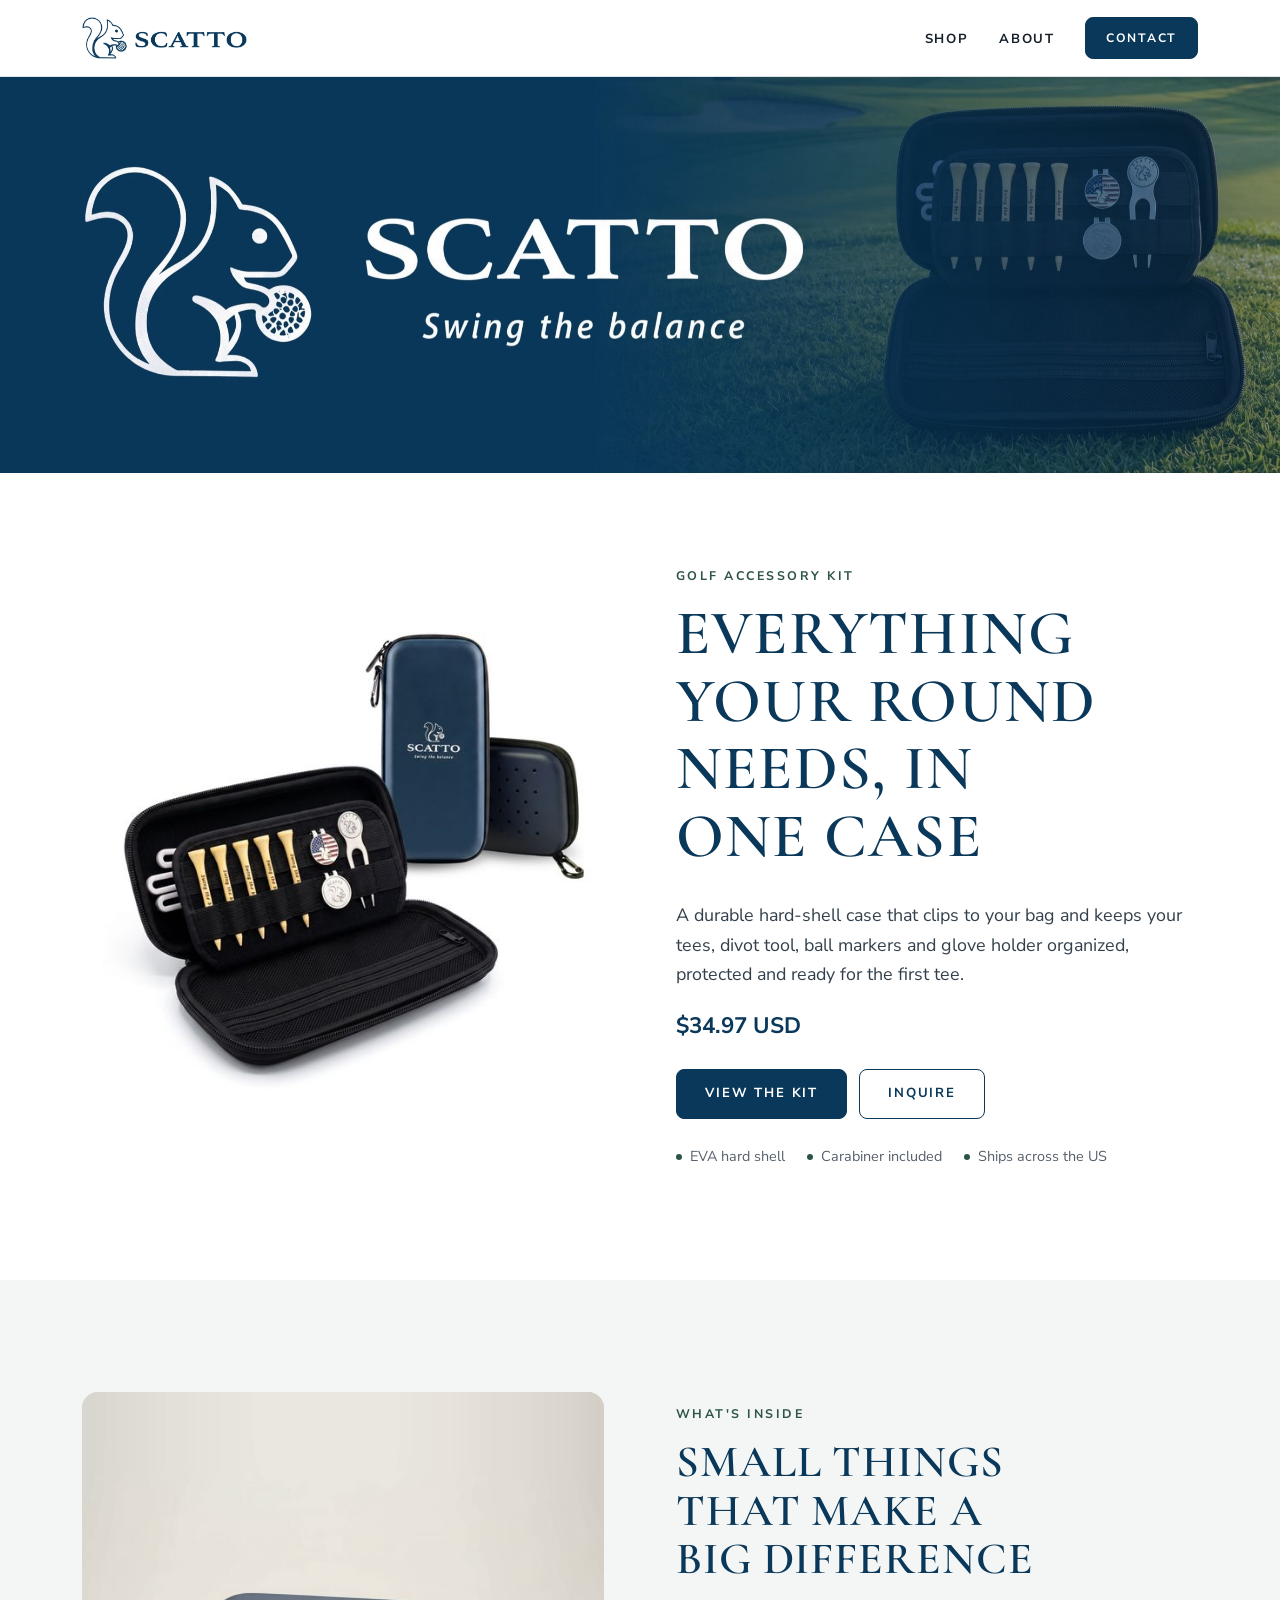
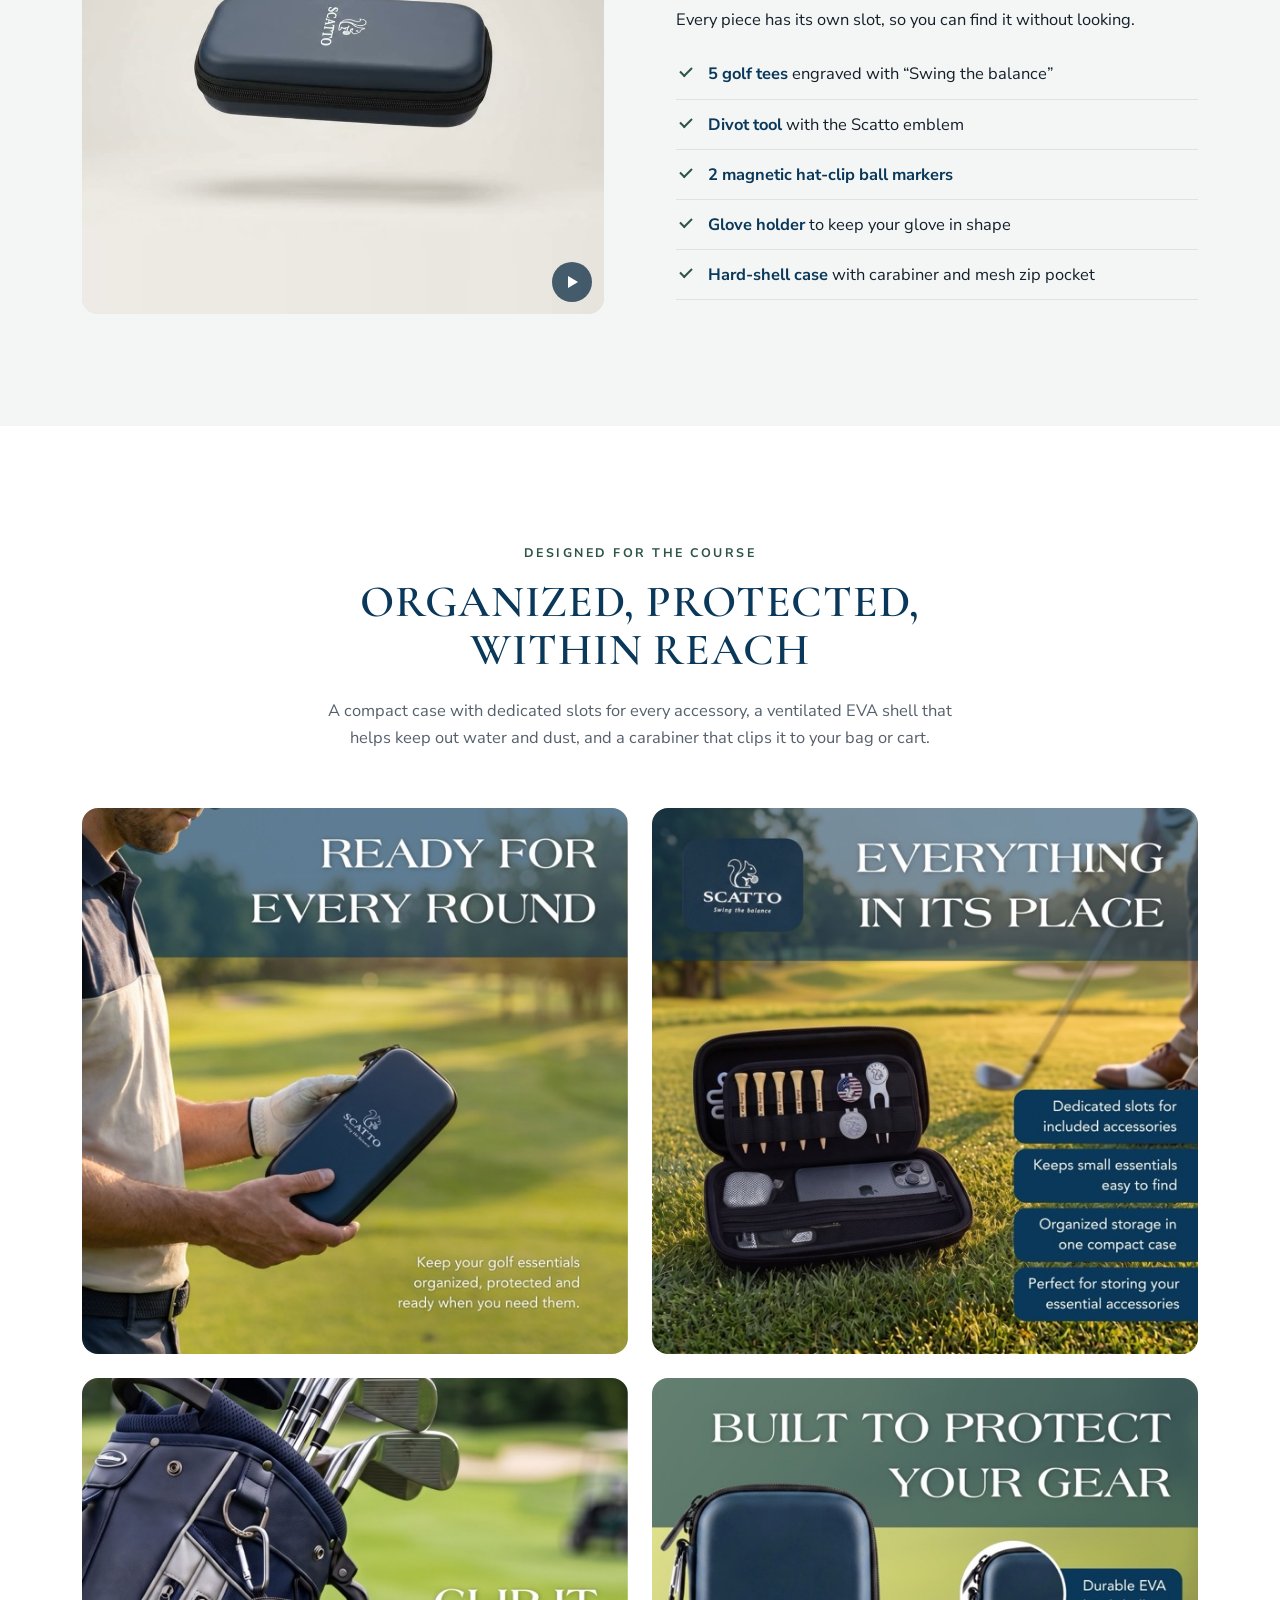
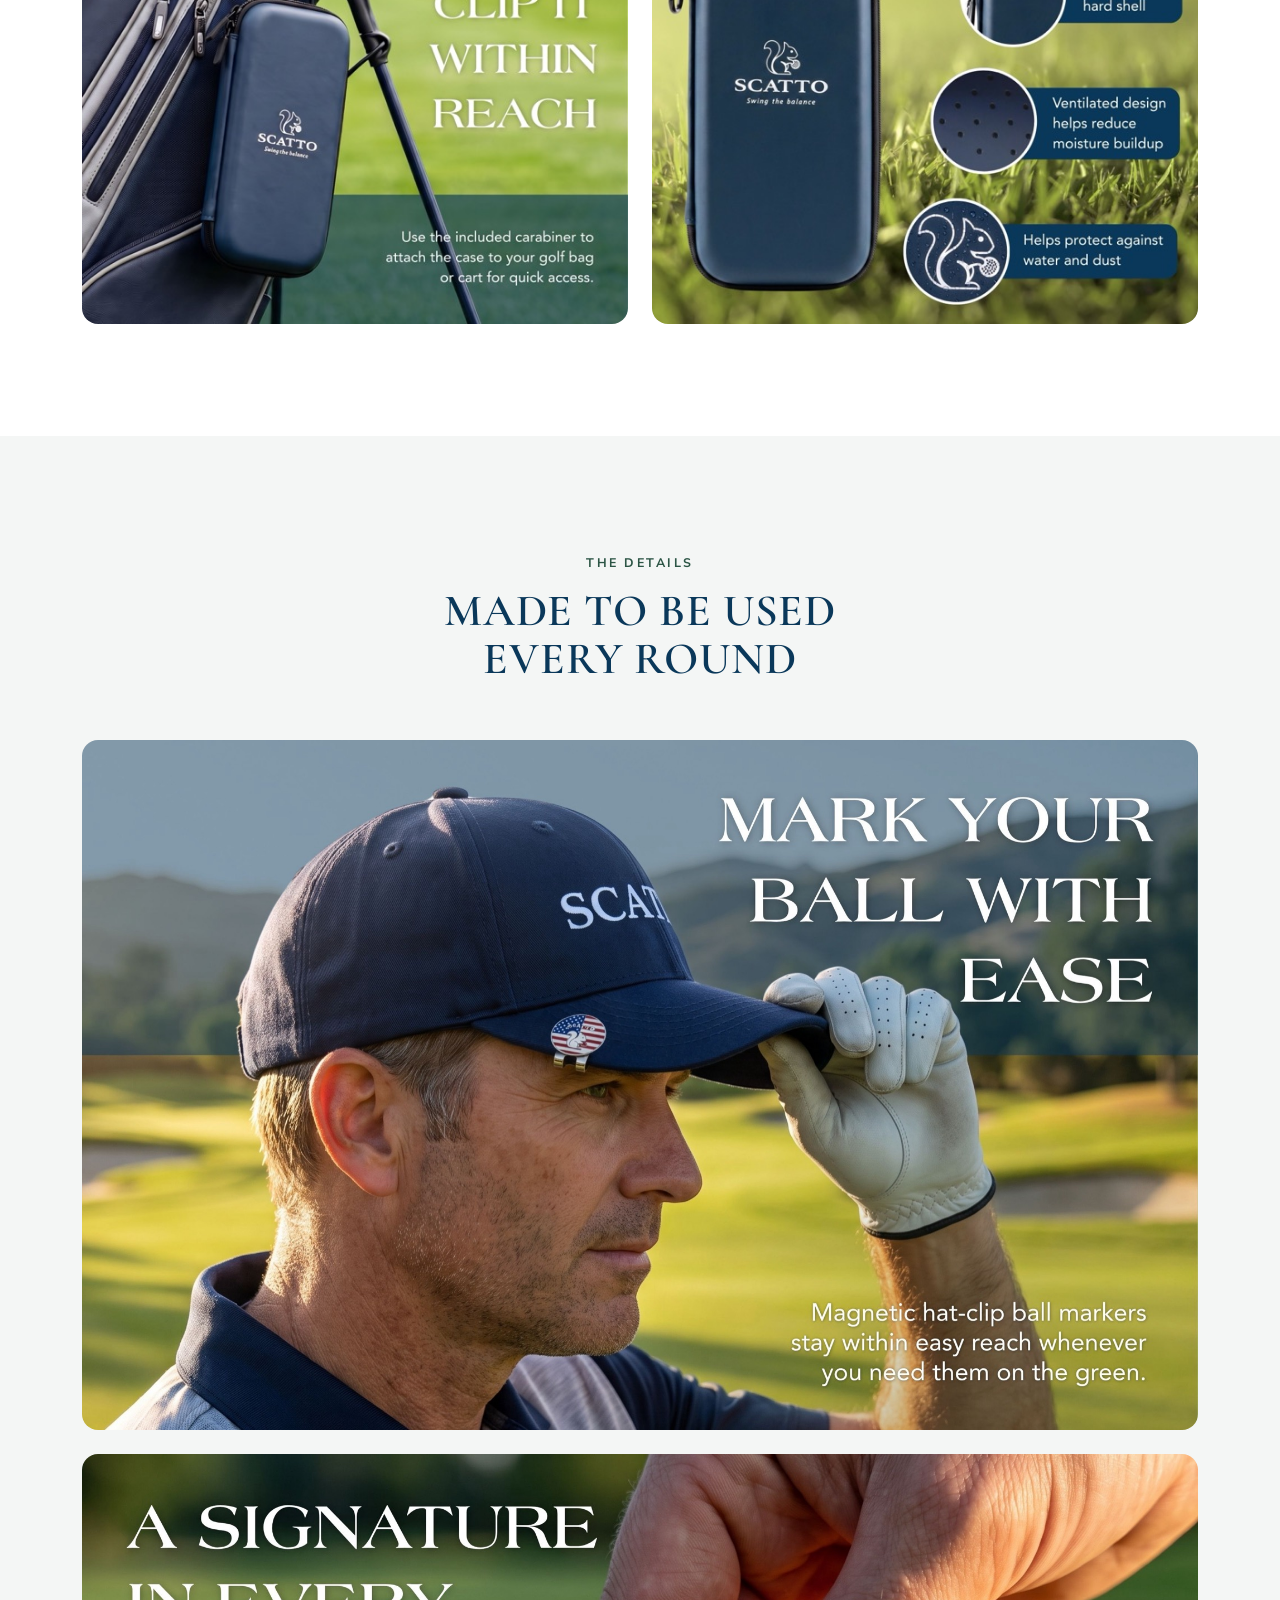
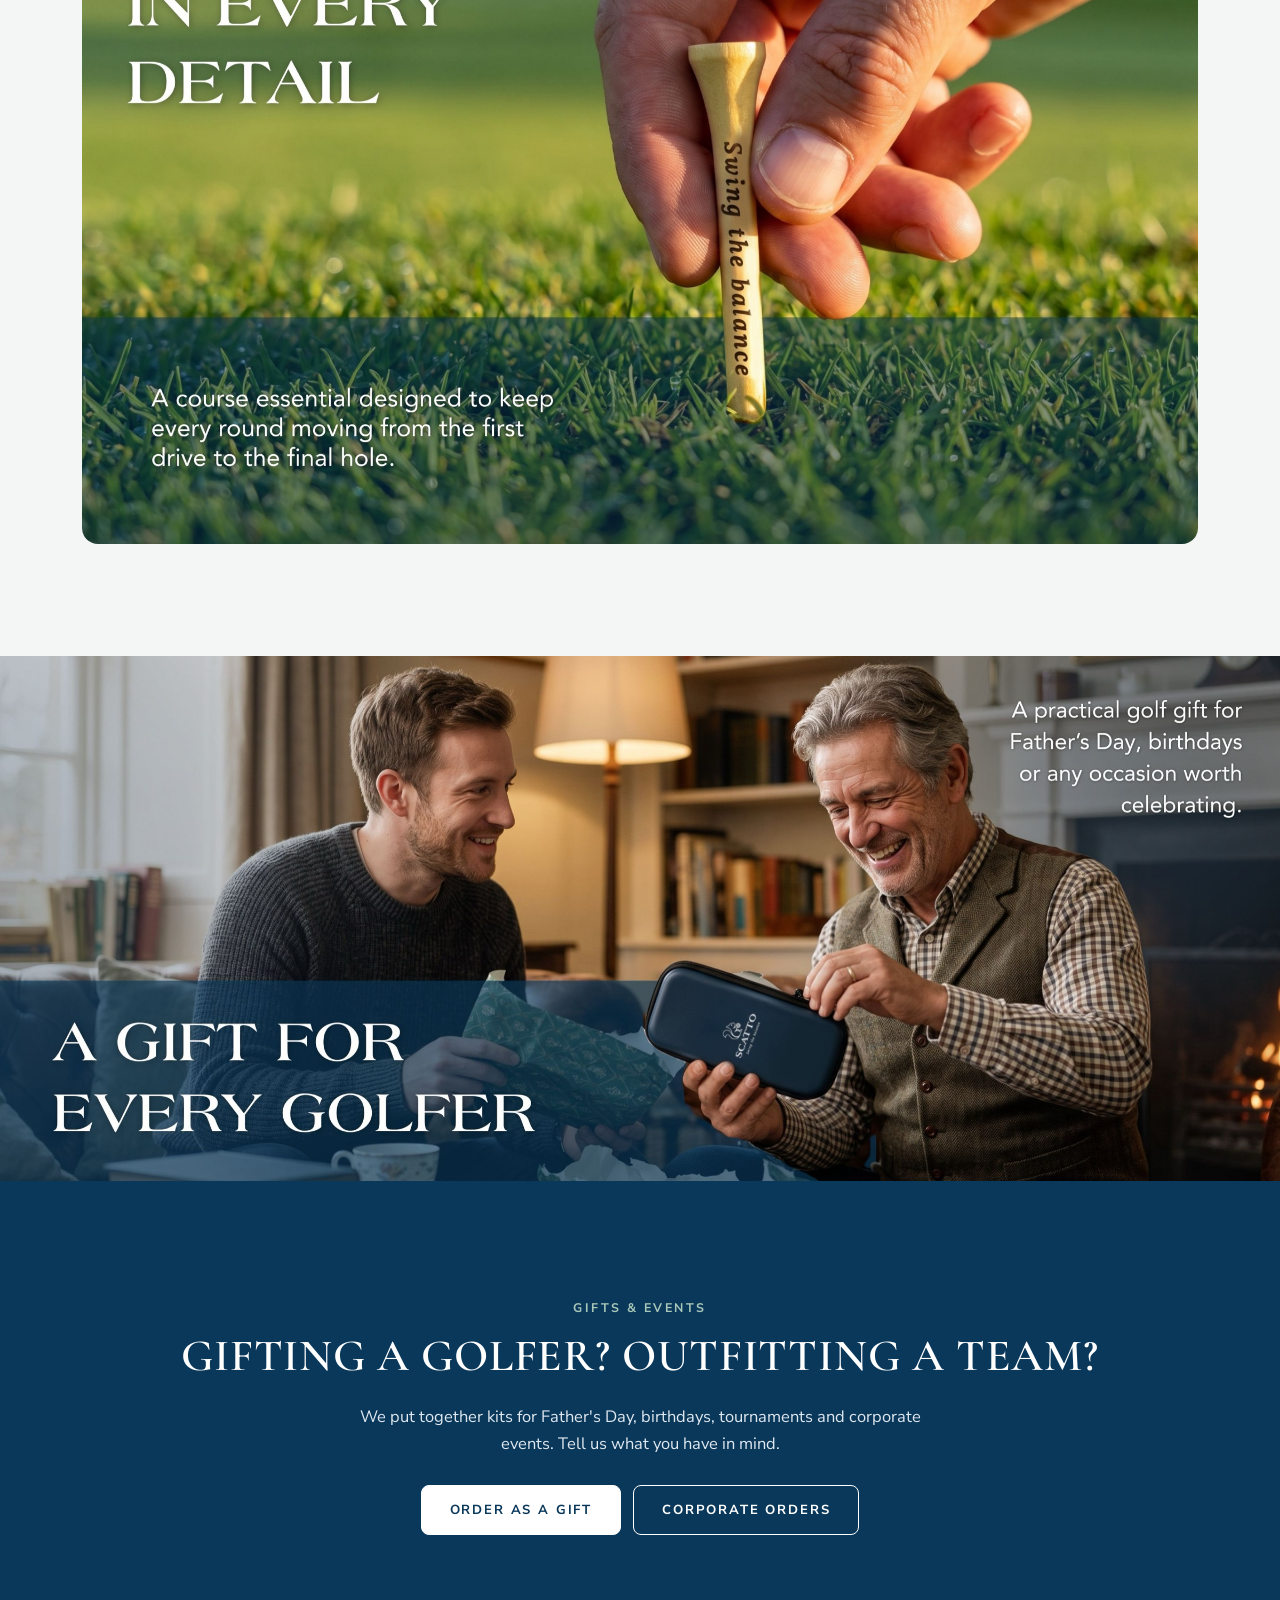
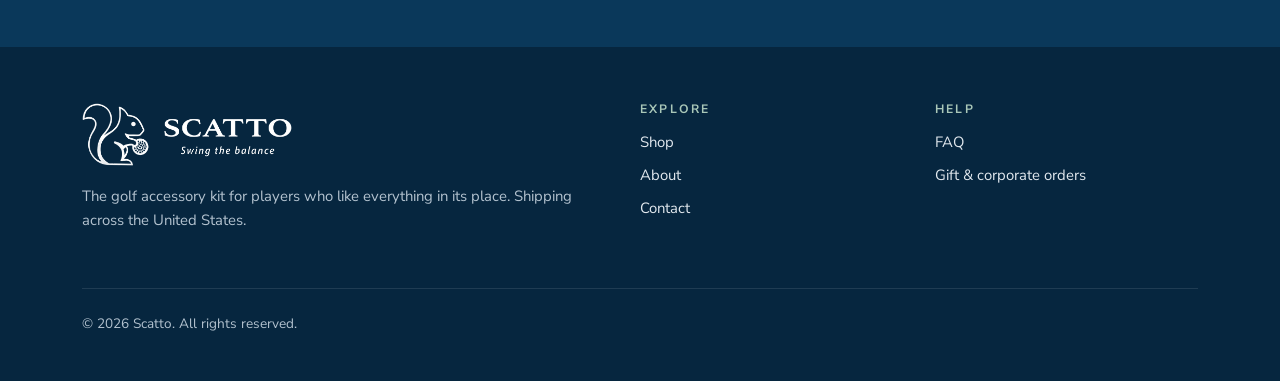
<file: index.html>
<!doctype html>
<html lang="en-US">
<head>
  <meta charset="utf-8">
  <meta name="viewport" content="width=device-width, initial-scale=1">
  <meta name="robots" content="noindex, nofollow"> <!-- PREVIEW ONLY: remove at launch -->
  <title>Scatto | Golf Accessory Kit · Swing the balance</title>
  <meta name="description" content="The Scatto golf accessory kit: a durable EVA hard-shell case with 5 engraved tees, a divot tool, 2 magnetic hat-clip ball markers and a glove holder. Clips to your bag.">
  <link rel="canonical" href="https://iam-arturo.github.io/scatto/">
  <meta property="og:type" content="website">
  <meta property="og:site_name" content="Scatto">
  <meta property="og:title" content="Scatto | Golf Accessory Kit · Swing the balance">
  <meta property="og:description" content="The Scatto golf accessory kit: a durable EVA hard-shell case with 5 engraved tees, a divot tool, 2 magnetic hat-clip ball markers and a glove holder. Clips to your bag.">
  <meta property="og:url" content="https://iam-arturo.github.io/scatto/">
  <meta property="og:image" content="https://iam-arturo.github.io/scatto/assets/images/site/og-image.jpg">
  <meta name="twitter:card" content="summary_large_image">
  <meta name="theme-color" content="#0A385A">
  <link rel="icon" href="assets/images/brand/favicon.png" type="image/png">
  <link rel="apple-touch-icon" href="assets/images/brand/apple-touch-icon.png">
  <link rel="preconnect" href="https://fonts.googleapis.com">
  <link rel="preconnect" href="https://fonts.gstatic.com" crossorigin>
  <link rel="stylesheet" href="https://fonts.googleapis.com/css2?family=Cormorant+Garamond:wght@500;600&amp;family=Nunito+Sans:ital,wght@0,400;0,600;0,700;1,400&amp;display=swap">
  <link rel="stylesheet" href="assets/css/styles.css">
  <script>document.documentElement.classList.add("js");</script>
  <script src="assets/js/main.js" defer></script>
</head>
<body>
  <a class="skip-link" href="#main">Skip to content</a>

  <!-- Site header (repeated on every page: keep in sync) -->
  <header class="site-header">
    <div class="container header-inner">
      <a class="brand" href="index.html"><img src="assets/images/brand/logo.png" alt="Scatto home" width="567" height="144"></a>
      <button class="nav-toggle" type="button" aria-expanded="false" aria-controls="site-nav">
        <span class="sr-only">Menu</span><span class="nav-toggle-bar"></span>
      </button>
      <nav id="site-nav" class="site-nav" aria-label="Main">
        <ul>
          <li><a href="shop.html">Shop</a></li>
          <li><a href="about.html">About</a></li>
        </ul>
        <a class="btn btn-small" href="contact.html">Contact</a>
      </nav>
    </div>
  </header>

  <main id="main">
    <div class="banner">
      <img src="assets/images/site/brand-banner-2400.jpg" srcset="assets/images/site/brand-banner-1200.jpg 1200w, assets/images/site/brand-banner-2400.jpg 2400w" sizes="100vw" width="2400" height="742" alt="Scatto, Swing the balance: the squirrel logo beside an open Scatto kit on a golf course" fetchpriority="high">
    </div>

    <section class="intro">
      <div class="container split">
        <div><img class="float" src="assets/images/products/classic-navy-kit/kit-1200.jpg" srcset="assets/images/products/classic-navy-kit/kit-600.jpg 600w, assets/images/products/classic-navy-kit/kit-1200.jpg 1200w" sizes="(min-width: 900px) 560px, 100vw" width="1200" height="1200" alt="The Scatto kit: the navy hard-shell case closed, and open with five engraved wood tees, two ball markers, a divot tool and a glove holder"></div>
        <div>
          <span class="eyebrow">Golf accessory kit</span>
          <h1>Everything your round needs, in one case</h1>
          <p class="lead">A durable hard-shell case that clips to your bag and keeps your tees, divot tool, ball markers and glove holder organized, protected and ready for the first tee.</p>
          <p class="price">$34.97 USD</p>
          <div class="btn-row">
            <a class="btn" href="products/classic-navy-kit.html">View the kit</a>
            <a class="btn btn--ghost" href="contact.html">Inquire</a>
          </div>
          <ul class="intro-points">
            <li>EVA hard shell</li>
            <li>Carabiner included</li>
            <li>Ships across the US</li>
          </ul>
        </div>
      </div>
    </section>

    <section class="section section--paper" aria-labelledby="inside-title">
      <div class="container split">
        <!-- Plays once when scrolled into view (main.js). Without JS or with reduced motion, it shows the open case. -->
        <div class="video-card rounded-img">
          <video src="assets/video/classic-navy-kit/opening.mp4" poster="assets/video/classic-navy-kit/opening-end.jpg" data-start-poster="assets/video/classic-navy-kit/opening-start.jpg" data-play-in-view width="960" height="960" muted playsinline preload="none" aria-label="The navy Scatto case unzips and opens to show 5 engraved golf tees, 2 magnetic hat-clip ball markers, a divot tool and a glove holder, each in its own slot"></video>
          <button class="video-toggle" type="button" hidden></button>
        </div>
        <div>
          <span class="eyebrow">What's inside</span>
          <h2 id="inside-title">Small things that make a big difference</h2>
          <p>Every piece has its own slot, so you can find it without looking.</p>
          <ul class="checklist">
            <li><strong>5 golf tees</strong> engraved with &ldquo;Swing the balance&rdquo;</li>
            <li><strong>Divot tool</strong> with the Scatto emblem</li>
            <li><strong>2 magnetic hat-clip ball markers</strong></li>
            <li><strong>Glove holder</strong> to keep your glove in shape</li>
            <li><strong>Hard-shell case</strong> with carabiner and mesh zip pocket</li>
          </ul>
        </div>
      </div>
    </section>

    <section class="section" aria-labelledby="course-title">
      <div class="container">
        <div class="section-head">
          <span class="eyebrow">Designed for the course</span>
          <h2 id="course-title">Organized, protected, within reach</h2>
          <p>A compact case with dedicated slots for every accessory, a ventilated EVA shell that helps keep out water and dust, and a carabiner that clips it to your bag or cart.</p>
        </div>
        <div class="tile-grid">
          <img src="assets/images/products/classic-navy-kit/ready-for-every-round-1200.jpg" srcset="assets/images/products/classic-navy-kit/ready-for-every-round-600.jpg 600w, assets/images/products/classic-navy-kit/ready-for-every-round-1200.jpg 1200w" sizes="(min-width: 1180px) 560px, (min-width: 700px) 50vw, 100vw" width="1200" height="1200" loading="lazy" alt="Ready for every round. Keep your golf essentials organized, protected and ready when you need them. A golfer holds the navy Scatto case on the course.">
          <img src="assets/images/products/classic-navy-kit/everything-in-its-place-1200.jpg" srcset="assets/images/products/classic-navy-kit/everything-in-its-place-600.jpg 600w, assets/images/products/classic-navy-kit/everything-in-its-place-1200.jpg 1200w" sizes="(min-width: 1180px) 560px, (min-width: 700px) 50vw, 100vw" width="1200" height="1200" loading="lazy" alt="Everything in its place: dedicated slots for included accessories, keeps small essentials easy to find, organized storage in one compact case, perfect for storing your essential accessories. The open case holds the tees, ball markers and divot tool, with a phone and earbuds in the mesh pocket.">
          <img src="assets/images/products/classic-navy-kit/clip-within-reach-1200.jpg" srcset="assets/images/products/classic-navy-kit/clip-within-reach-600.jpg 600w, assets/images/products/classic-navy-kit/clip-within-reach-1200.jpg 1200w" sizes="(min-width: 1180px) 560px, (min-width: 700px) 50vw, 100vw" width="1200" height="1200" loading="lazy" alt="Clip it within reach. Use the included carabiner to attach the case to your golf bag or cart for quick access. The Scatto case hangs from a golf bag.">
          <img src="assets/images/products/classic-navy-kit/built-to-protect-1200.jpg" srcset="assets/images/products/classic-navy-kit/built-to-protect-600.jpg 600w, assets/images/products/classic-navy-kit/built-to-protect-1200.jpg 1200w" sizes="(min-width: 1180px) 560px, (min-width: 700px) 50vw, 100vw" width="1200" height="1200" loading="lazy" alt="Built to protect your gear: durable EVA hard shell, ventilated design helps reduce moisture buildup, helps protect against water and dust.">
        </div>
      </div>
    </section>

    <section class="section section--paper" aria-labelledby="details-title">
      <div class="container">
        <div class="section-head">
          <span class="eyebrow">The details</span>
          <h2 id="details-title">Made to be used every round</h2>
        </div>
        <div class="wide-stack">
          <img src="assets/images/products/classic-navy-kit/ball-marker-2000.jpg" srcset="assets/images/products/classic-navy-kit/ball-marker-1000.jpg 1000w, assets/images/products/classic-navy-kit/ball-marker-2000.jpg 2000w" sizes="(min-width: 1180px) 1116px, 100vw" width="2000" height="1237" loading="lazy" alt="Mark your ball with ease. Magnetic hat-clip ball markers stay within easy reach whenever you need them on the green. A golfer wears a Stars and Stripes Scatto ball marker on a navy cap.">
          <img src="assets/images/products/classic-navy-kit/engraved-tee-2000.jpg" srcset="assets/images/products/classic-navy-kit/engraved-tee-1000.jpg 1000w, assets/images/products/classic-navy-kit/engraved-tee-2000.jpg 2000w" sizes="(min-width: 1180px) 1116px, 100vw" width="2000" height="1237" loading="lazy" alt="A signature in every detail. A course essential designed to keep every round moving from the first drive to the final hole. A wood tee engraved with Swing the balance is pushed into the grass.">
        </div>
      </div>
    </section>

    <section aria-labelledby="gift-title">
      <div class="photo-band">
        <img src="assets/images/site/gift-banner-2400.jpg" srcset="assets/images/site/gift-banner-1200.jpg 1200w, assets/images/site/gift-banner-2400.jpg 2400w" sizes="100vw" width="2400" height="983" loading="lazy" alt="A gift for every golfer. A practical golf gift for Father's Day, birthdays or any occasion worth celebrating. A father smiles while unwrapping a Scatto case.">
      </div>
      <div class="section section--navy cta-band">
        <div class="container">
          <span class="eyebrow">Gifts &amp; events</span>
          <h2 id="gift-title">Gifting a golfer? Outfitting a team?</h2>
          <p>We put together kits for Father's Day, birthdays, tournaments and corporate events. Tell us what you have in mind.</p>
          <div class="btn-row">
            <a class="btn btn--white" href="contact.html">Order as a gift</a>
            <a class="btn btn--light" href="contact.html">Corporate orders</a>
          </div>
        </div>
      </div>
    </section>
  </main>

  <!-- Site footer (repeated on every page: keep in sync) -->
  <footer class="site-footer">
    <div class="container">
      <div class="footer-grid">
        <div>
          <img src="assets/images/brand/logo-full-white.png" alt="Scatto, Swing the balance" width="807" height="240" loading="lazy">
          <p>The golf accessory kit for players who like everything in its place. Shipping across the United States.</p>
        </div>
        <div>
          <h2>Explore</h2>
          <ul>
            <li><a href="shop.html">Shop</a></li>
            <li><a href="about.html">About</a></li>
            <li><a href="contact.html">Contact</a></li>
          </ul>
        </div>
        <div>
          <h2>Help</h2>
          <ul>
            <li><a href="contact.html#faq">FAQ</a></li>
            <li><a href="contact.html">Gift &amp; corporate orders</a></li>
          </ul>
        </div>
      </div>
      <p class="footer-bottom">&copy; 2026 Scatto. All rights reserved.</p>
    </div>
  </footer>
</body>
</html>
</file>
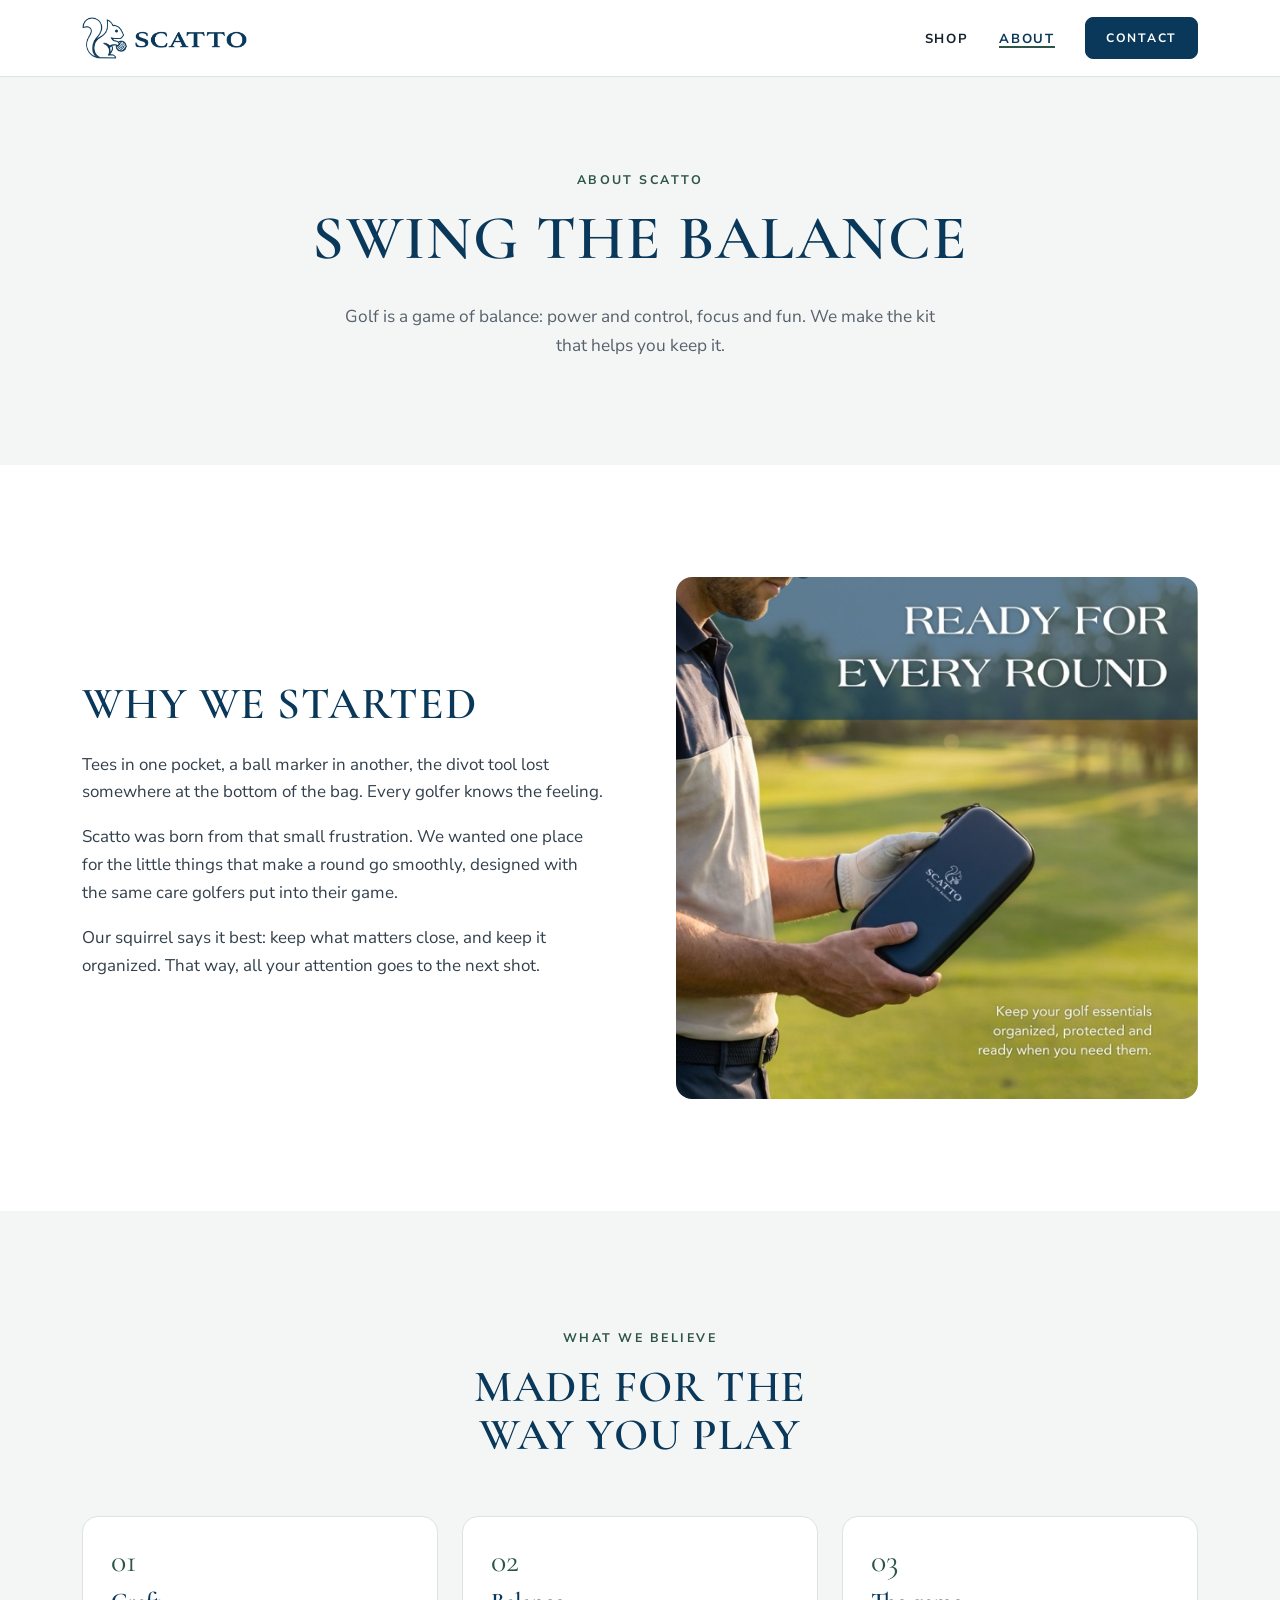
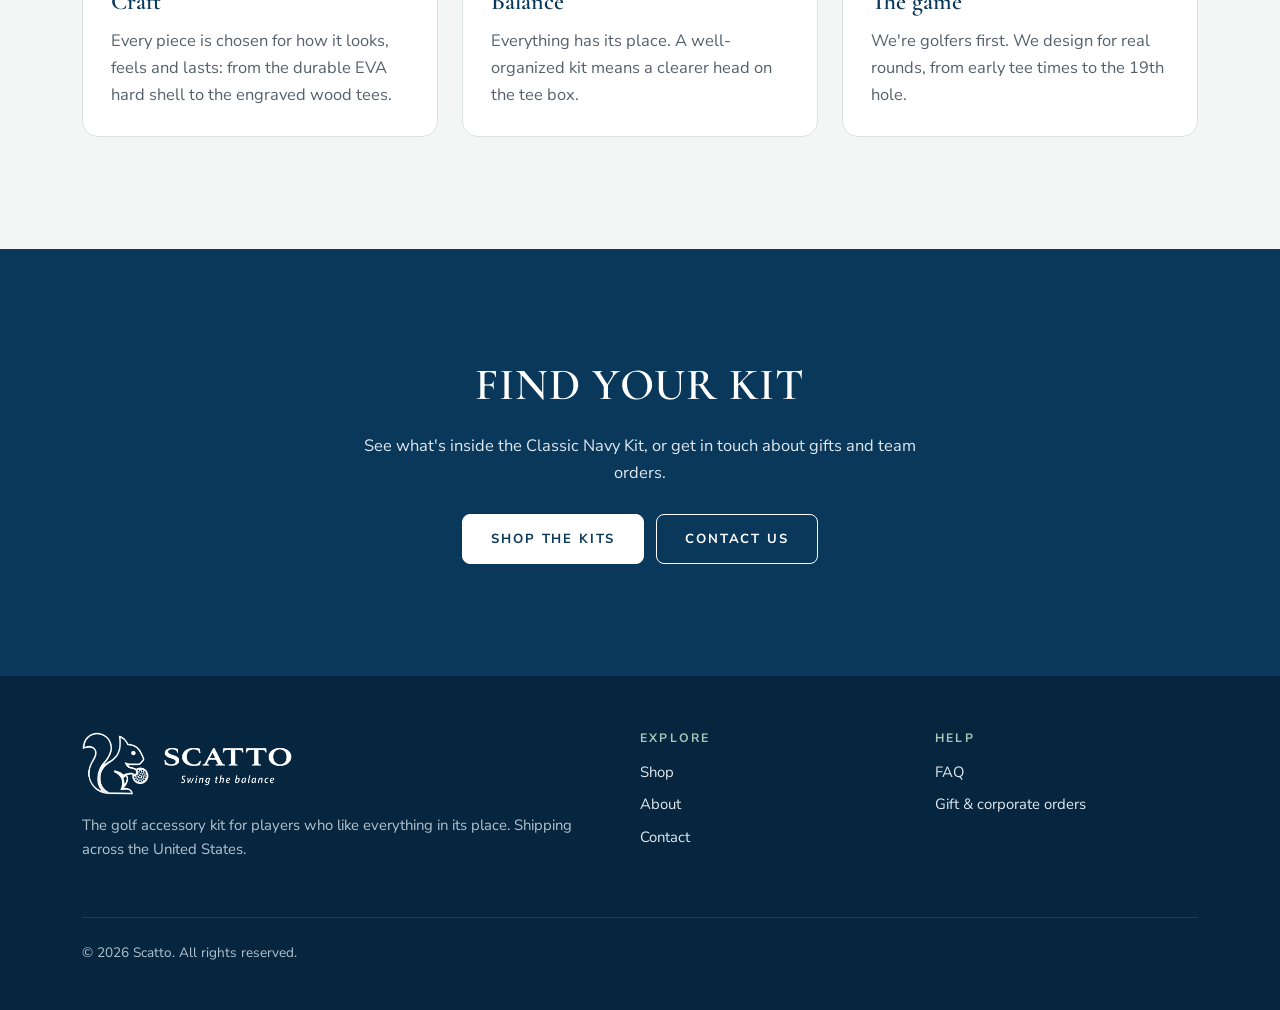
<file: about.html>
<!doctype html>
<html lang="en-US">
<head>
  <meta charset="utf-8">
  <meta name="viewport" content="width=device-width, initial-scale=1">
  <meta name="robots" content="noindex, nofollow"> <!-- PREVIEW ONLY: remove at launch -->
  <title>About Scatto | Swing the balance</title>
  <meta name="description" content="The story behind Scatto: premium golf kits designed to keep the small things on the course organized, protected and within reach.">
  <link rel="canonical" href="https://iam-arturo.github.io/scatto/about.html">
  <meta property="og:type" content="website">
  <meta property="og:site_name" content="Scatto">
  <meta property="og:title" content="About Scatto | Swing the balance">
  <meta property="og:description" content="The story behind Scatto: premium golf kits designed to keep the small things on the course organized, protected and within reach.">
  <meta property="og:url" content="https://iam-arturo.github.io/scatto/about.html">
  <meta property="og:image" content="https://iam-arturo.github.io/scatto/assets/images/site/og-image.jpg">
  <meta name="twitter:card" content="summary_large_image">
  <meta name="theme-color" content="#0A385A">
  <link rel="icon" href="assets/images/brand/favicon.png" type="image/png">
  <link rel="apple-touch-icon" href="assets/images/brand/apple-touch-icon.png">
  <link rel="preconnect" href="https://fonts.googleapis.com">
  <link rel="preconnect" href="https://fonts.gstatic.com" crossorigin>
  <link rel="stylesheet" href="https://fonts.googleapis.com/css2?family=Cormorant+Garamond:wght@500;600&amp;family=Nunito+Sans:ital,wght@0,400;0,600;0,700;1,400&amp;display=swap">
  <link rel="stylesheet" href="assets/css/styles.css">
  <script>document.documentElement.classList.add("js");</script>
  <script src="assets/js/main.js" defer></script>
</head>
<body>
  <a class="skip-link" href="#main">Skip to content</a>

  <!-- Site header (repeated on every page: keep in sync) -->
  <header class="site-header">
    <div class="container header-inner">
      <a class="brand" href="index.html"><img src="assets/images/brand/logo.png" alt="Scatto home" width="567" height="144"></a>
      <button class="nav-toggle" type="button" aria-expanded="false" aria-controls="site-nav">
        <span class="sr-only">Menu</span><span class="nav-toggle-bar"></span>
      </button>
      <nav id="site-nav" class="site-nav" aria-label="Main">
        <ul>
          <li><a href="shop.html">Shop</a></li>
          <li><a href="about.html" aria-current="page">About</a></li>
        </ul>
        <a class="btn btn-small" href="contact.html">Contact</a>
      </nav>
    </div>
  </header>

  <main id="main">
    <section class="page-hero">
      <div class="container">
        <span class="eyebrow">About Scatto</span>
        <h1>Swing the balance</h1>
        <p>Golf is a game of balance: power and control, focus and fun. We make the kit that helps you keep it.</p>
      </div>
    </section>

    <!-- DRAFT COPY: review with client -->
    <section class="section">
      <div class="container split">
        <div class="prose">
          <h2>Why we started</h2>
          <p>Tees in one pocket, a ball marker in another, the divot tool lost somewhere at the bottom of the bag. Every golfer knows the feeling.</p>
          <p>Scatto was born from that small frustration. We wanted one place for the little things that make a round go smoothly, designed with the same care golfers put into their game.</p>
          <p>Our squirrel says it best: keep what matters close, and keep it organized. That way, all your attention goes to the next shot.</p>
        </div>
        <div><img class="rounded-img" src="assets/images/products/classic-navy-kit/ready-for-every-round-1200.jpg" srcset="assets/images/products/classic-navy-kit/ready-for-every-round-600.jpg 600w, assets/images/products/classic-navy-kit/ready-for-every-round-1200.jpg 1200w" sizes="(min-width: 900px) 560px, 100vw" width="1200" height="1200" alt="Ready for every round. Keep your golf essentials organized, protected and ready when you need them. A golfer holds the navy Scatto case on the course." loading="lazy"></div>
      </div>
    </section>

    <section class="section section--paper" aria-labelledby="values-title">
      <div class="container">
        <div class="section-head">
          <span class="eyebrow">What we believe</span>
          <h2 id="values-title">Made for the way you play</h2>
        </div>
        <div class="values">
          <div class="value">
            <div class="value-num">01</div>
            <h3>Craft</h3>
            <p>Every piece is chosen for how it looks, feels and lasts: from the durable EVA hard shell to the engraved wood tees.</p>
          </div>
          <div class="value">
            <div class="value-num">02</div>
            <h3>Balance</h3>
            <p>Everything has its place. A well-organized kit means a clearer head on the tee box.</p>
          </div>
          <div class="value">
            <div class="value-num">03</div>
            <h3>The game</h3>
            <p>We're golfers first. We design for real rounds, from early tee times to the 19th hole.</p>
          </div>
        </div>
      </div>
    </section>

    <section class="section section--navy cta-band" aria-labelledby="cta-title">
      <div class="container">
        <h2 id="cta-title">Find your kit</h2>
        <p>See what's inside the Classic Navy Kit, or get in touch about gifts and team orders.</p>
        <div class="btn-row">
          <a class="btn btn--white" href="shop.html">Shop the kits</a>
          <a class="btn btn--light" href="contact.html">Contact us</a>
        </div>
      </div>
    </section>
  </main>

  <!-- Site footer (repeated on every page: keep in sync) -->
  <footer class="site-footer">
    <div class="container">
      <div class="footer-grid">
        <div>
          <img src="assets/images/brand/logo-full-white.png" alt="Scatto, Swing the balance" width="807" height="240" loading="lazy">
          <p>The golf accessory kit for players who like everything in its place. Shipping across the United States.</p>
        </div>
        <div>
          <h2>Explore</h2>
          <ul>
            <li><a href="shop.html">Shop</a></li>
            <li><a href="about.html">About</a></li>
            <li><a href="contact.html">Contact</a></li>
          </ul>
        </div>
        <div>
          <h2>Help</h2>
          <ul>
            <li><a href="contact.html#faq">FAQ</a></li>
            <li><a href="contact.html">Gift &amp; corporate orders</a></li>
          </ul>
        </div>
      </div>
      <p class="footer-bottom">&copy; 2026 Scatto. All rights reserved.</p>
    </div>
  </footer>
</body>
</html>
</file>
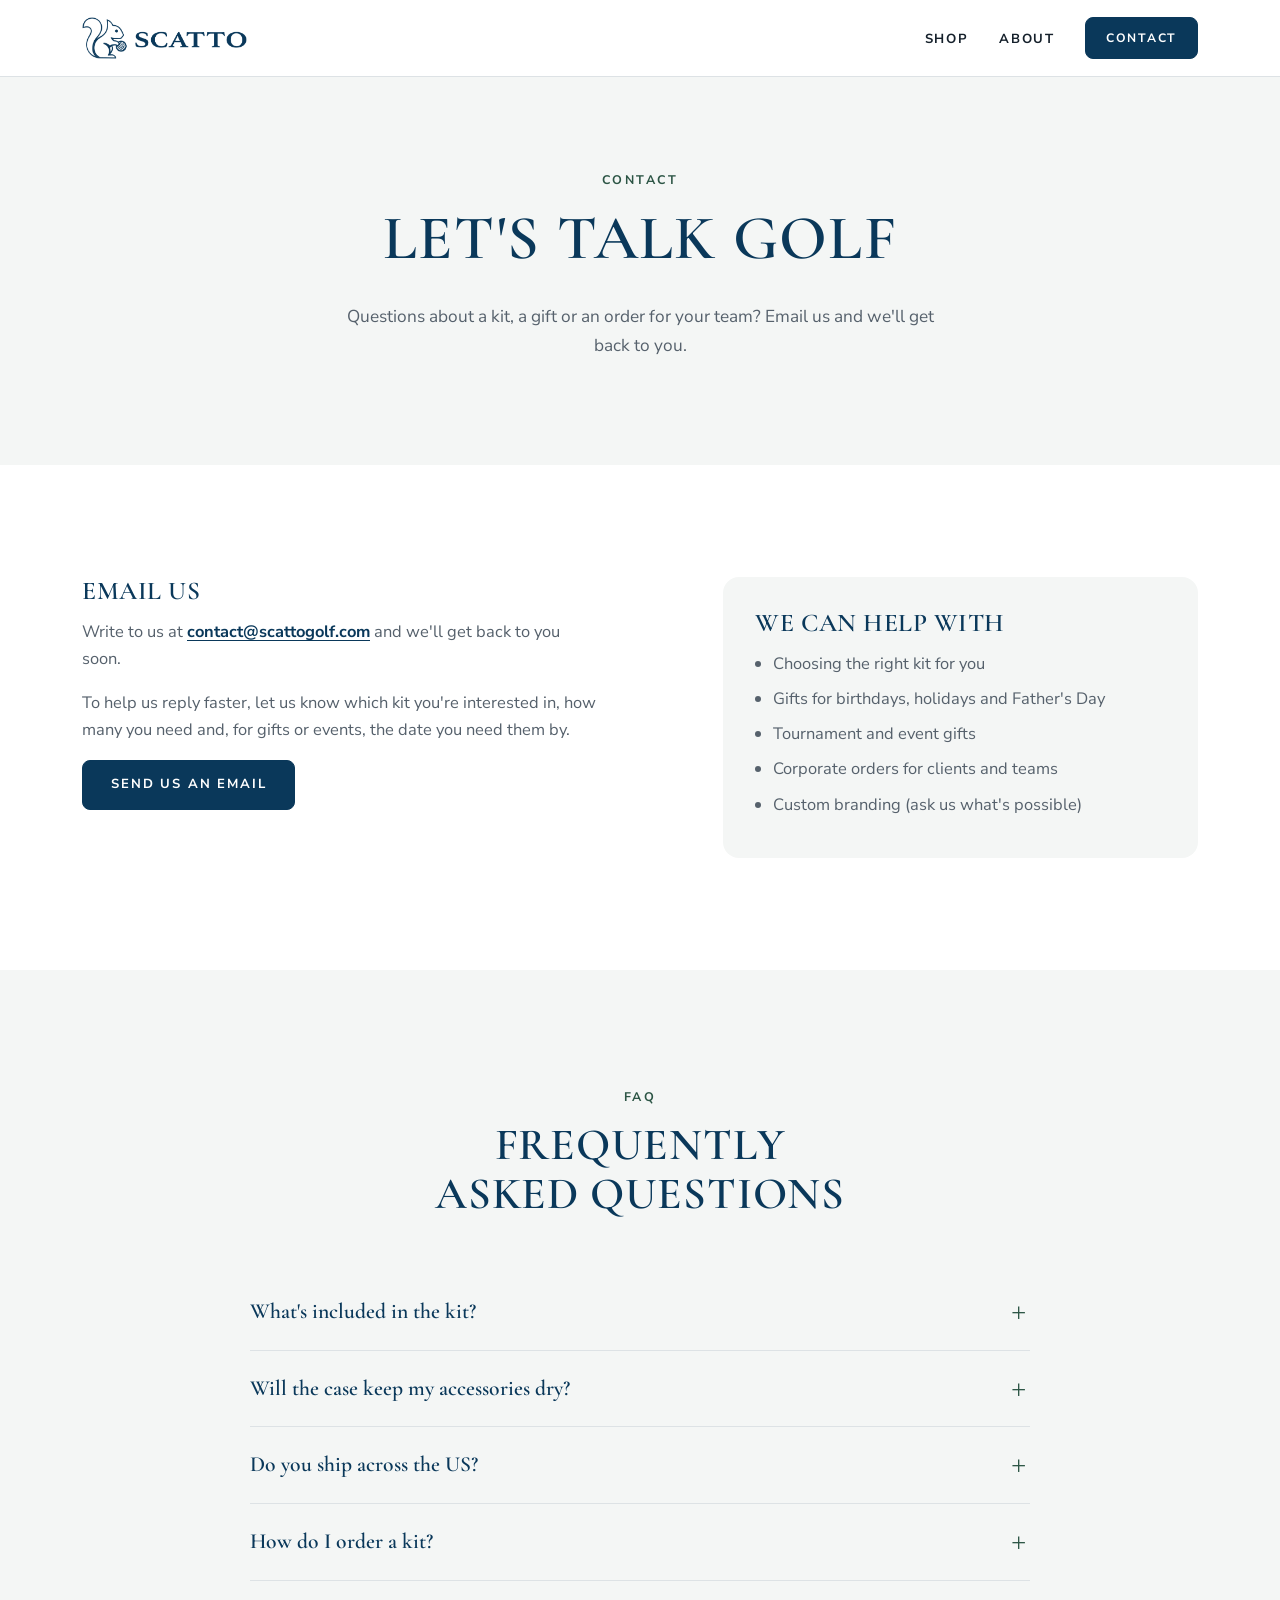
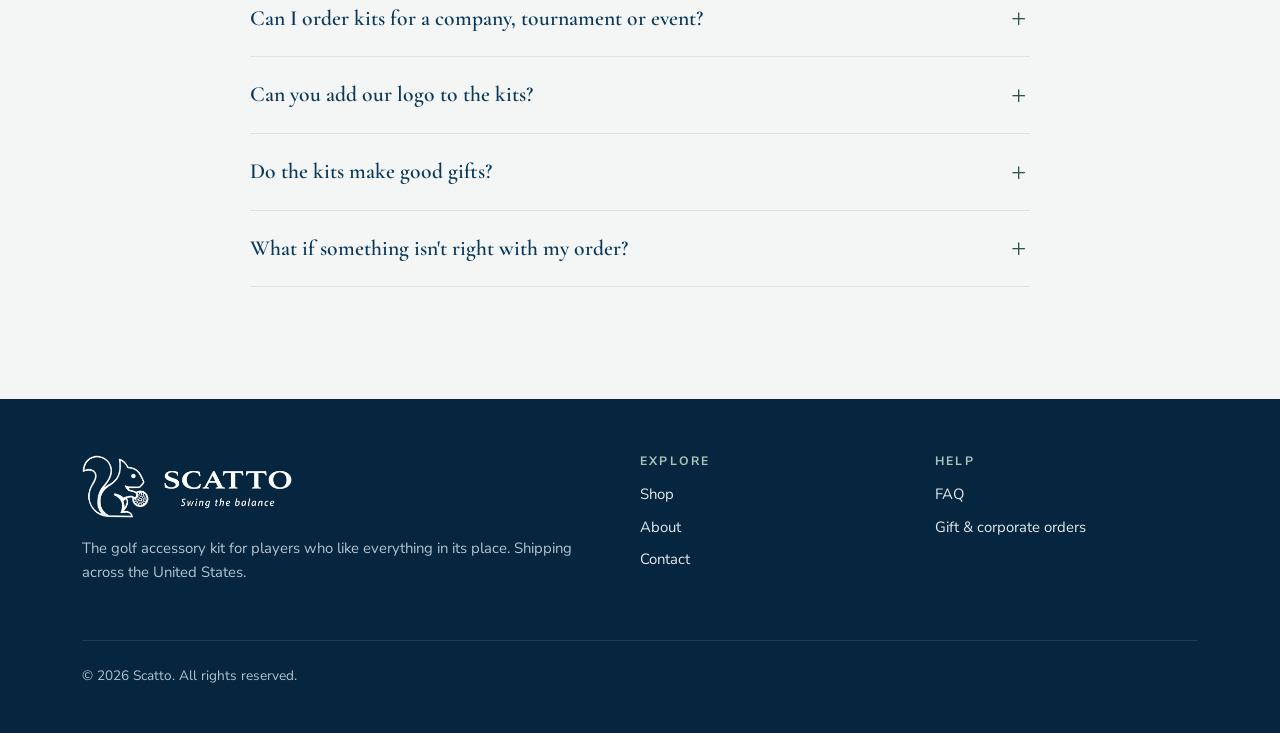
<file: contact.html>
<!doctype html>
<html lang="en-US">
<head>
  <meta charset="utf-8">
  <meta name="viewport" content="width=device-width, initial-scale=1">
  <meta name="robots" content="noindex, nofollow"> <!-- PREVIEW ONLY: remove at launch -->
  <title>Contact & FAQ | Scatto</title>
  <meta name="description" content="Questions about a Scatto golf kit, a gift or a corporate order? Email us at contact@scattogolf.com. Answers to common questions about shipping and orders.">
  <link rel="canonical" href="https://iam-arturo.github.io/scatto/contact.html">
  <meta property="og:type" content="website">
  <meta property="og:site_name" content="Scatto">
  <meta property="og:title" content="Contact & FAQ | Scatto">
  <meta property="og:description" content="Questions about a Scatto golf kit, a gift or a corporate order? Email us at contact@scattogolf.com. Answers to common questions about shipping and orders.">
  <meta property="og:url" content="https://iam-arturo.github.io/scatto/contact.html">
  <meta property="og:image" content="https://iam-arturo.github.io/scatto/assets/images/site/og-image.jpg">
  <meta name="twitter:card" content="summary_large_image">
  <meta name="theme-color" content="#0A385A">
  <link rel="icon" href="assets/images/brand/favicon.png" type="image/png">
  <link rel="apple-touch-icon" href="assets/images/brand/apple-touch-icon.png">
  <link rel="preconnect" href="https://fonts.googleapis.com">
  <link rel="preconnect" href="https://fonts.gstatic.com" crossorigin>
  <link rel="stylesheet" href="https://fonts.googleapis.com/css2?family=Cormorant+Garamond:wght@500;600&amp;family=Nunito+Sans:ital,wght@0,400;0,600;0,700;1,400&amp;display=swap">
  <link rel="stylesheet" href="assets/css/styles.css">
  <script>document.documentElement.classList.add("js");</script>
  <script src="assets/js/main.js" defer></script>
  <script type="application/ld+json">
{
  "@context": "https://schema.org",
  "@type": "FAQPage",
  "mainEntity": [
    {
      "@type": "Question",
      "name": "Do you ship across the US?",
      "acceptedAnswer": {
        "@type": "Answer",
        "text": "Yes. Scatto ships within the United States. We'll confirm delivery times and shipping costs with you when you place your order."
      }
    },
    {
      "@type": "Question",
      "name": "How do I order a kit?",
      "acceptedAnswer": {
        "@type": "Answer",
        "text": "Email us at contact@scattogolf.com with the kit and quantity you're interested in. We'll reply with availability, pricing and next steps."
      }
    },
    {
      "@type": "Question",
      "name": "Can I order kits for a company, tournament or event?",
      "acceptedAnswer": {
        "@type": "Answer",
        "text": "Absolutely. Email us at contact@scattogolf.com with the quantity and the date you need them by, and we'll put together a proposal."
      }
    },
    {
      "@type": "Question",
      "name": "Can you add our logo to the kits?",
      "acceptedAnswer": {
        "@type": "Answer",
        "text": "Ask us about custom branding. Include your logo and quantities in your message and we'll let you know what's possible."
      }
    },
    {
      "@type": "Question",
      "name": "Do the kits make good gifts?",
      "acceptedAnswer": {
        "@type": "Answer",
        "text": "They're one of our favorite gifts for golfers: useful on every round and presented in a case that looks great from the first moment."
      }
    },
    {
      "@type": "Question",
      "name": "What if something isn't right with my order?",
      "acceptedAnswer": {
        "@type": "Answer",
        "text": "Email us at contact@scattogolf.com and we'll help you sort it out."
      }
    }
  ]
}
  </script>
</head>
<body>
  <a class="skip-link" href="#main">Skip to content</a>

  <!-- Site header (repeated on every page: keep in sync) -->
  <header class="site-header">
    <div class="container header-inner">
      <a class="brand" href="index.html"><img src="assets/images/brand/logo.png" alt="Scatto home" width="567" height="144"></a>
      <button class="nav-toggle" type="button" aria-expanded="false" aria-controls="site-nav">
        <span class="sr-only">Menu</span><span class="nav-toggle-bar"></span>
      </button>
      <nav id="site-nav" class="site-nav" aria-label="Main">
        <ul>
          <li><a href="shop.html">Shop</a></li>
          <li><a href="about.html">About</a></li>
        </ul>
        <a class="btn btn-small" href="contact.html" aria-current="page">Contact</a>
      </nav>
    </div>
  </header>

  <main id="main">
    <section class="page-hero">
      <div class="container">
        <span class="eyebrow">Contact</span>
        <h1>Let's talk golf</h1>
        <p>Questions about a kit, a gift or an order for your team? Email us and we'll get back to you.</p>
      </div>
    </section>

    <section class="section">
      <div class="container contact-layout">
        <div class="contact-email">
          <h2>Email us</h2>
          <p>Write to us at <a href="mailto:contact@scattogolf.com">contact@scattogolf.com</a> and we'll get back to you soon.</p>
          <p>To help us reply faster, let us know which kit you're interested in, how many you need and, for gifts or events, the date you need them by.</p>
          <div class="btn-row"><a class="btn" href="mailto:contact@scattogolf.com">Send us an email</a></div>
        </div>

        <aside class="contact-aside" aria-labelledby="aside-title">
          <h2 id="aside-title">We can help with</h2>
          <ul>
            <li>Choosing the right kit for you</li>
            <li>Gifts for birthdays, holidays and Father's Day</li>
            <li>Tournament and event gifts</li>
            <li>Corporate orders for clients and teams</li>
            <li>Custom branding (ask us what's possible)</li>
          </ul>
        </aside>
      </div>
    </section>

    <section class="section section--paper" id="faq" aria-labelledby="faq-title">
      <div class="container">
        <div class="section-head">
          <span class="eyebrow">FAQ</span>
          <h2 id="faq-title">Frequently asked questions</h2>
        </div>
        <div class="faq">
          <details>
            <summary>What's included in the kit?</summary>
            <p>The Classic Navy Kit comes with a navy EVA hard-shell case, 5 wood golf tees engraved with &ldquo;Swing the balance&rdquo;, a divot tool, 2 magnetic hat-clip ball markers, a glove holder and a carabiner to clip the case to your bag or cart.</p>
          </details>
          <details>
            <summary>Will the case keep my accessories dry?</summary>
            <p>The durable EVA hard shell helps protect against water and dust, and its ventilated design helps reduce moisture buildup inside. It isn't meant to be submerged.</p>
          </details>
          <details>
            <summary>Do you ship across the US?</summary>
            <p>Yes. Scatto ships within the United States. We'll confirm delivery times and shipping costs with you when you place your order.</p>
          </details>
          <details>
            <summary>How do I order a kit?</summary>
            <p>Email us at contact@scattogolf.com with the kit and quantity you're interested in. We'll reply with availability, pricing and next steps.</p>
          </details>
          <details>
            <summary>Can I order kits for a company, tournament or event?</summary>
            <p>Absolutely. Email us at contact@scattogolf.com with the quantity and the date you need them by, and we'll put together a proposal.</p>
          </details>
          <details>
            <summary>Can you add our logo to the kits?</summary>
            <p>Ask us about custom branding. Include your logo and quantities in your message and we'll let you know what's possible.</p>
          </details>
          <details>
            <summary>Do the kits make good gifts?</summary>
            <p>They're a practical gift for Father's Day, birthdays or any occasion worth celebrating: useful on every round and presented in a case that looks great from the first moment. Email us and let us know the date you need it by.</p>
          </details>
          <details>
            <summary>What if something isn't right with my order?</summary>
            <p>Email us at contact@scattogolf.com and we'll help you sort it out.</p>
          </details>
        </div>
      </div>
    </section>
  </main>

  <!-- Site footer (repeated on every page: keep in sync) -->
  <footer class="site-footer">
    <div class="container">
      <div class="footer-grid">
        <div>
          <img src="assets/images/brand/logo-full-white.png" alt="Scatto, Swing the balance" width="807" height="240" loading="lazy">
          <p>The golf accessory kit for players who like everything in its place. Shipping across the United States.</p>
        </div>
        <div>
          <h2>Explore</h2>
          <ul>
            <li><a href="shop.html">Shop</a></li>
            <li><a href="about.html">About</a></li>
            <li><a href="contact.html">Contact</a></li>
          </ul>
        </div>
        <div>
          <h2>Help</h2>
          <ul>
            <li><a href="contact.html#faq">FAQ</a></li>
            <li><a href="contact.html">Gift &amp; corporate orders</a></li>
          </ul>
        </div>
      </div>
      <p class="footer-bottom">&copy; 2026 Scatto. All rights reserved.</p>
    </div>
  </footer>
</body>
</html>
</file>
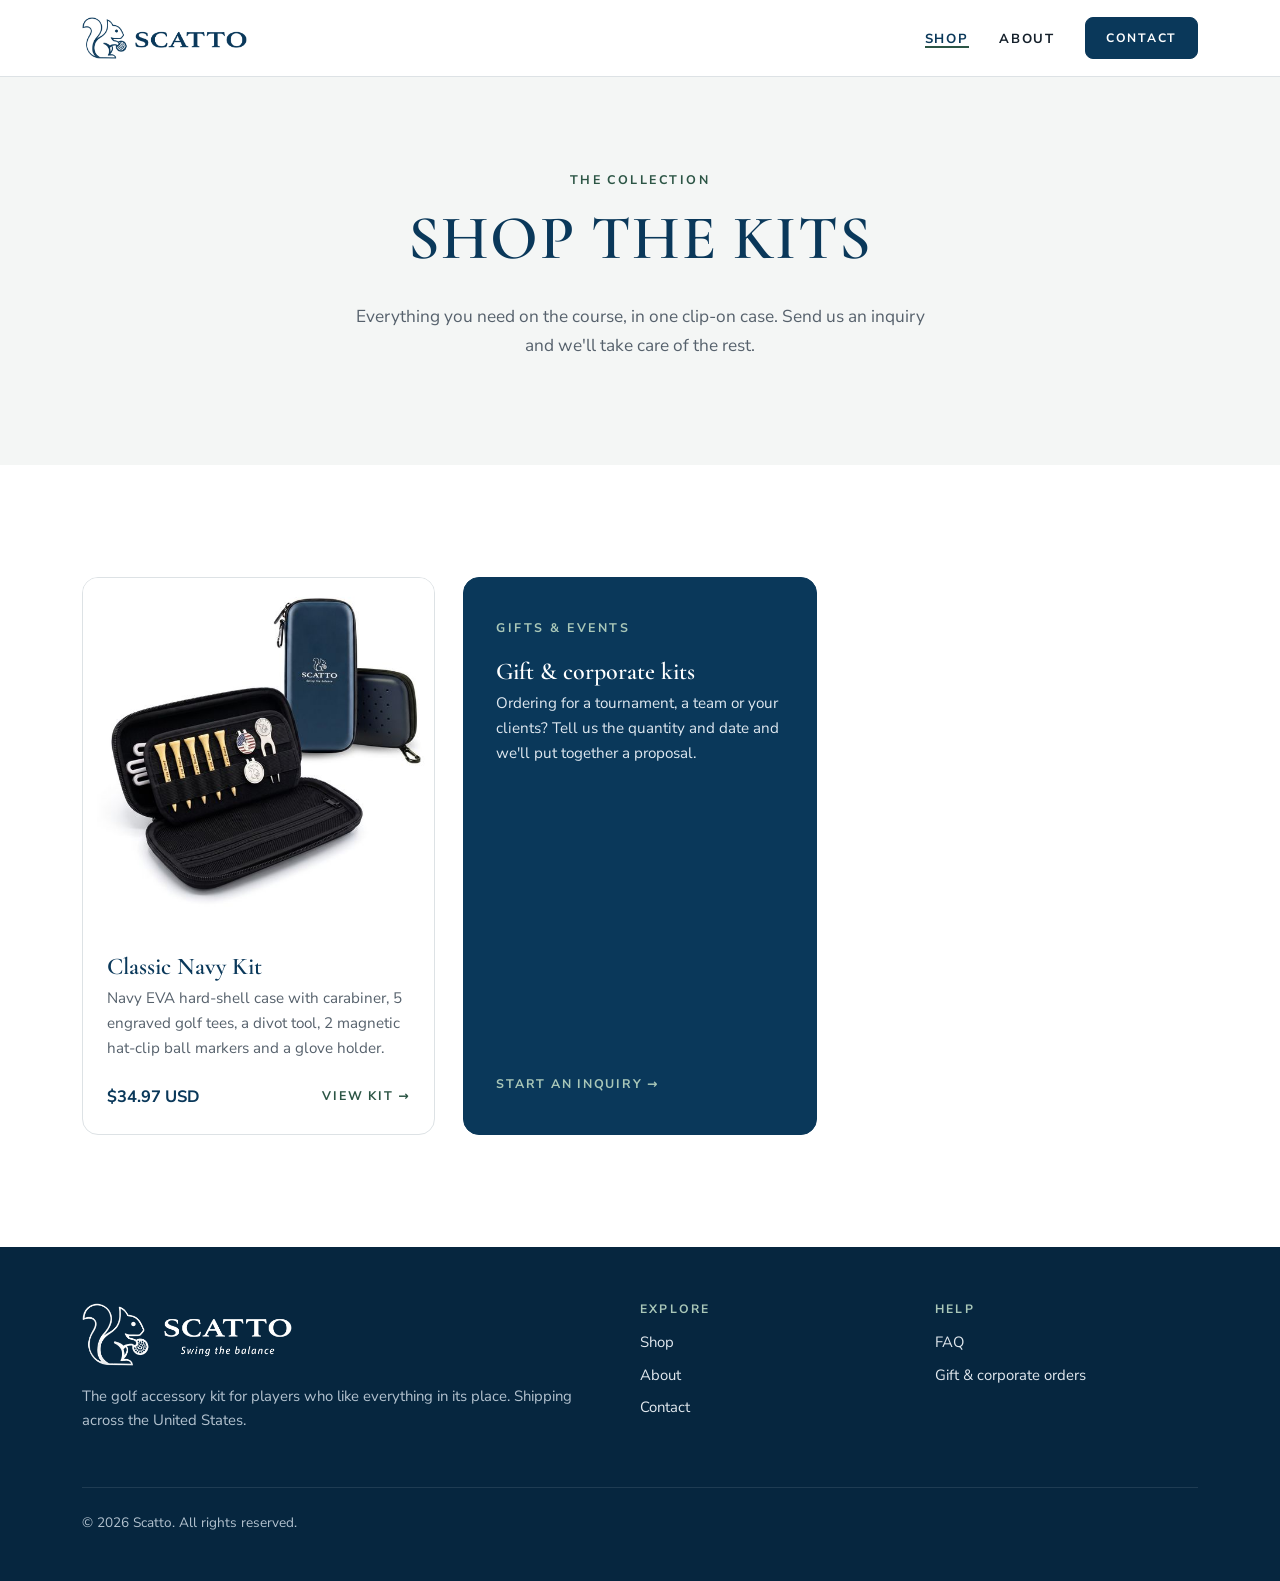
<file: shop.html>
<!doctype html>
<html lang="en-US">
<head>
  <meta charset="utf-8">
  <meta name="viewport" content="width=device-width, initial-scale=1">
  <meta name="robots" content="noindex, nofollow"> <!-- PREVIEW ONLY: remove at launch -->
  <title>Shop Golf Kits | Scatto</title>
  <meta name="description" content="Browse Scatto golf kits: durable EVA hard-shell cases with engraved tees, a divot tool, magnetic hat-clip ball markers and a glove holder.">
  <link rel="canonical" href="https://iam-arturo.github.io/scatto/shop.html">
  <meta property="og:type" content="website">
  <meta property="og:site_name" content="Scatto">
  <meta property="og:title" content="Shop Golf Kits | Scatto">
  <meta property="og:description" content="Browse Scatto golf kits: durable EVA hard-shell cases with engraved tees, a divot tool, magnetic hat-clip ball markers and a glove holder.">
  <meta property="og:url" content="https://iam-arturo.github.io/scatto/shop.html">
  <meta property="og:image" content="https://iam-arturo.github.io/scatto/assets/images/site/og-image.jpg">
  <meta name="twitter:card" content="summary_large_image">
  <meta name="theme-color" content="#0A385A">
  <link rel="icon" href="assets/images/brand/favicon.png" type="image/png">
  <link rel="apple-touch-icon" href="assets/images/brand/apple-touch-icon.png">
  <link rel="preconnect" href="https://fonts.googleapis.com">
  <link rel="preconnect" href="https://fonts.gstatic.com" crossorigin>
  <link rel="stylesheet" href="https://fonts.googleapis.com/css2?family=Cormorant+Garamond:wght@500;600&amp;family=Nunito+Sans:ital,wght@0,400;0,600;0,700;1,400&amp;display=swap">
  <link rel="stylesheet" href="assets/css/styles.css">
  <script>document.documentElement.classList.add("js");</script>
  <script src="assets/js/main.js" defer></script>
</head>
<body>
  <a class="skip-link" href="#main">Skip to content</a>

  <!-- Site header (repeated on every page: keep in sync) -->
  <header class="site-header">
    <div class="container header-inner">
      <a class="brand" href="index.html"><img src="assets/images/brand/logo.png" alt="Scatto home" width="567" height="144"></a>
      <button class="nav-toggle" type="button" aria-expanded="false" aria-controls="site-nav">
        <span class="sr-only">Menu</span><span class="nav-toggle-bar"></span>
      </button>
      <nav id="site-nav" class="site-nav" aria-label="Main">
        <ul>
          <li><a href="shop.html" aria-current="page">Shop</a></li>
          <li><a href="about.html">About</a></li>
        </ul>
        <a class="btn btn-small" href="contact.html">Contact</a>
      </nav>
    </div>
  </header>

  <main id="main">
    <section class="page-hero">
      <div class="container">
        <span class="eyebrow">The collection</span>
        <h1>Shop the kits</h1>
        <p>Everything you need on the course, in one clip-on case. Send us an inquiry and we'll take care of the rest.</p>
      </div>
    </section>

    <section class="section">
      <div class="container">
        <div class="card-grid">
          <!-- Product card: copy this <article> for each new kit -->
          <article class="card">
            <div class="card-media">
              <img src="assets/images/products/classic-navy-kit/kit-1200.jpg" srcset="assets/images/products/classic-navy-kit/kit-600.jpg 600w, assets/images/products/classic-navy-kit/kit-1200.jpg 1200w" sizes="(min-width: 1180px) 380px, (min-width: 700px) 50vw, 100vw" width="1200" height="1200" alt="The Scatto Classic Navy Kit: the navy hard-shell case closed, and open with five engraved wood tees, two ball markers, a divot tool and a glove holder" loading="lazy">
            </div>
            <div class="card-body">
              <h3><a href="products/classic-navy-kit.html">Classic Navy Kit</a></h3>
              <p>Navy EVA hard-shell case with carabiner, 5 engraved golf tees, a divot tool, 2 magnetic hat-clip ball markers and a glove holder.</p>
              <div class="card-foot">
                <span class="price">$34.97 USD</span>
                <span class="card-link" aria-hidden="true">View kit &rarr;</span>
              </div>
            </div>
          </article>

          <article class="card card--custom">
            <div class="card-body">
              <span class="eyebrow">Gifts &amp; events</span>
              <h3><a href="contact.html">Gift &amp; corporate kits</a></h3>
              <p>Ordering for a tournament, a team or your clients? Tell us the quantity and date and we'll put together a proposal.</p>
              <div class="card-foot"><span class="card-link" aria-hidden="true">Start an inquiry &rarr;</span></div>
            </div>
          </article>
        </div>
      </div>
    </section>
  </main>

  <!-- Site footer (repeated on every page: keep in sync) -->
  <footer class="site-footer">
    <div class="container">
      <div class="footer-grid">
        <div>
          <img src="assets/images/brand/logo-full-white.png" alt="Scatto, Swing the balance" width="807" height="240" loading="lazy">
          <p>The golf accessory kit for players who like everything in its place. Shipping across the United States.</p>
        </div>
        <div>
          <h2>Explore</h2>
          <ul>
            <li><a href="shop.html">Shop</a></li>
            <li><a href="about.html">About</a></li>
            <li><a href="contact.html">Contact</a></li>
          </ul>
        </div>
        <div>
          <h2>Help</h2>
          <ul>
            <li><a href="contact.html#faq">FAQ</a></li>
            <li><a href="contact.html">Gift &amp; corporate orders</a></li>
          </ul>
        </div>
      </div>
      <p class="footer-bottom">&copy; 2026 Scatto. All rights reserved.</p>
    </div>
  </footer>
</body>
</html>
</file>
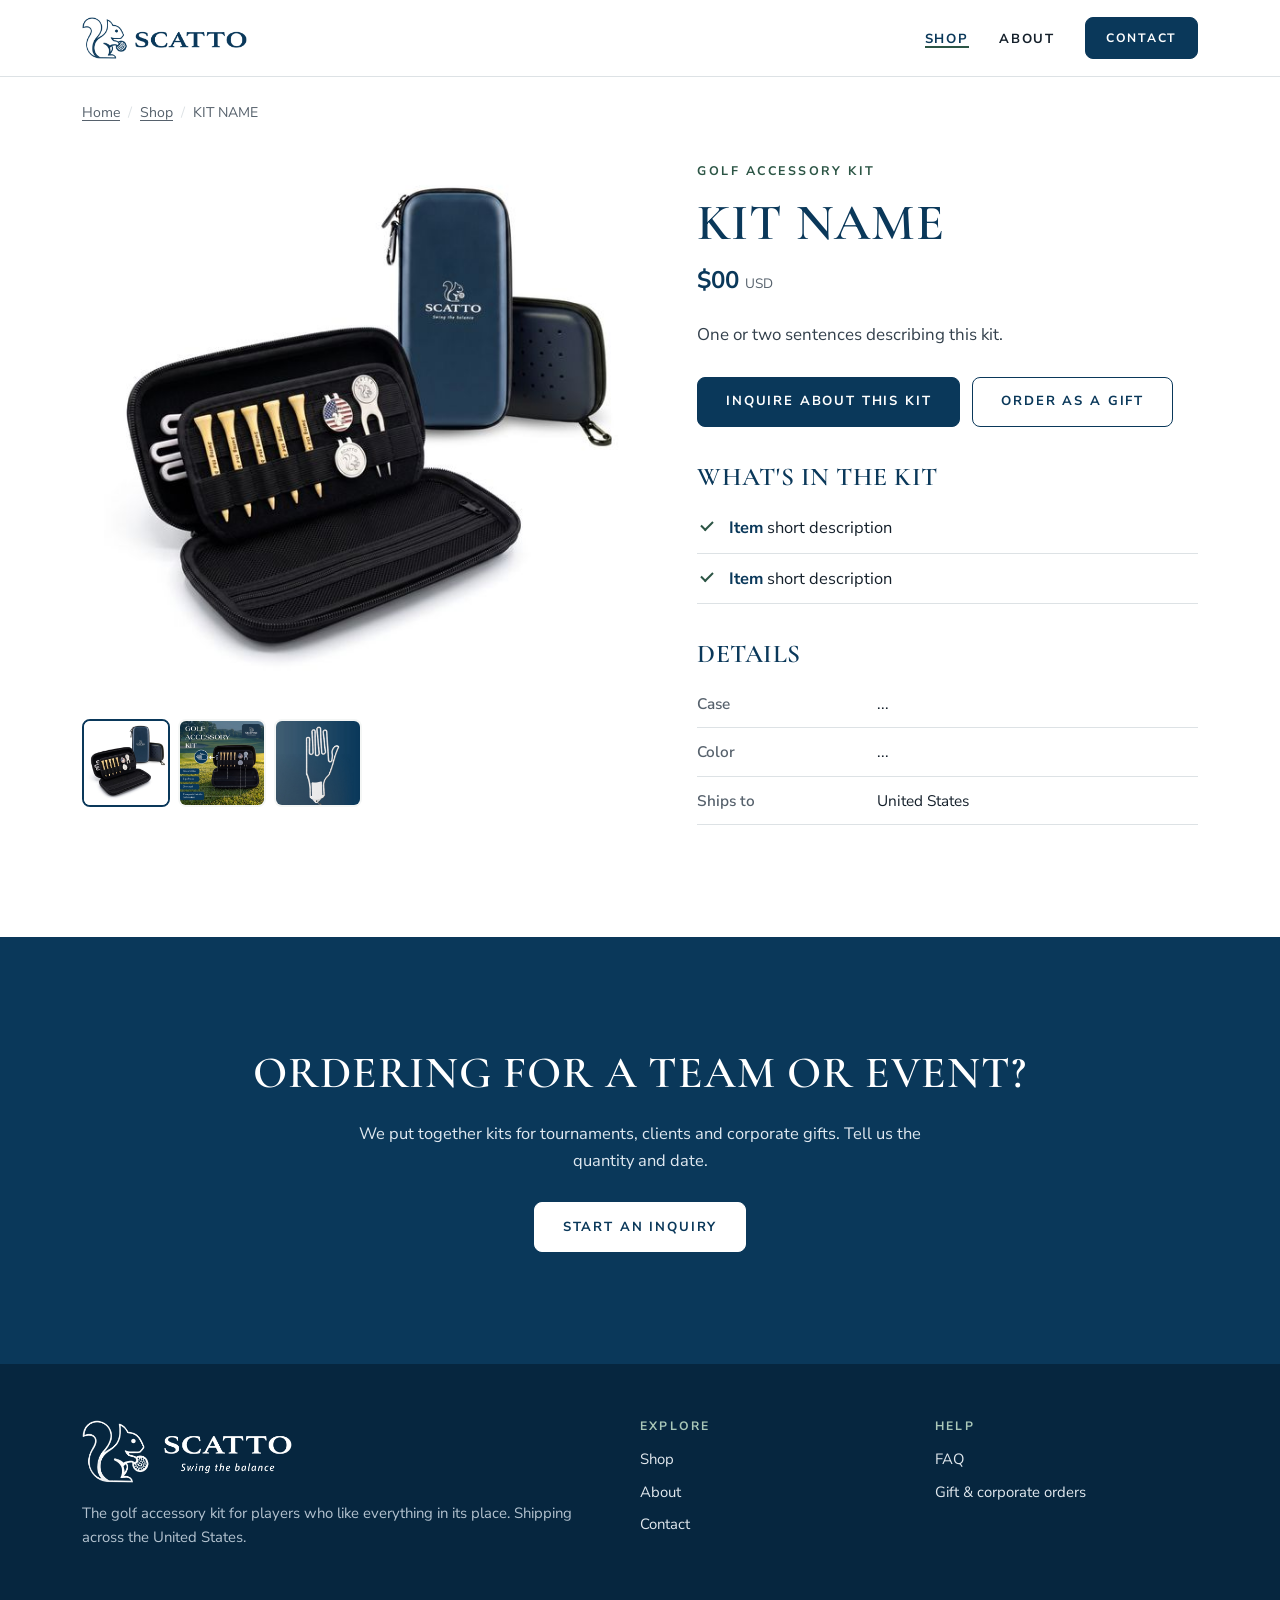
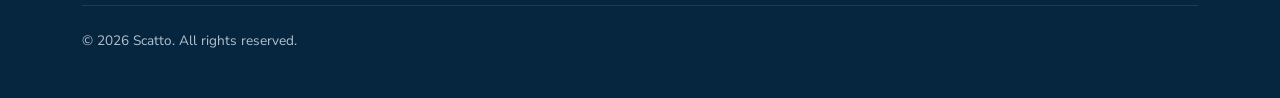
<file: products/_template.html>
<!doctype html>
<html lang="en-US">
<head>
  <meta charset="utf-8">
  <meta name="viewport" content="width=device-width, initial-scale=1">
  <title>KIT NAME | Scatto</title>
  <meta name="description" content="Meta description for this kit (about 150 characters).">
  <link rel="canonical" href="https://iam-arturo.github.io/scatto/products/KIT-SLUG.html">
  <meta property="og:type" content="website">
  <meta property="og:site_name" content="Scatto">
  <meta property="og:title" content="KIT NAME | Scatto">
  <meta property="og:description" content="Meta description for this kit (about 150 characters).">
  <meta property="og:url" content="https://iam-arturo.github.io/scatto/products/KIT-SLUG.html">
  <meta property="og:image" content="https://iam-arturo.github.io/scatto/assets/images/products/classic-navy-kit/kit-1200.jpg">
  <meta name="twitter:card" content="summary_large_image">
  <meta name="theme-color" content="#0A385A">
  <link rel="icon" href="../assets/images/brand/favicon.png" type="image/png">
  <link rel="apple-touch-icon" href="../assets/images/brand/apple-touch-icon.png">
  <link rel="preconnect" href="https://fonts.googleapis.com">
  <link rel="preconnect" href="https://fonts.gstatic.com" crossorigin>
  <link rel="stylesheet" href="https://fonts.googleapis.com/css2?family=Cormorant+Garamond:wght@500;600&amp;family=Nunito+Sans:ital,wght@0,400;0,600;0,700;1,400&amp;display=swap">
  <link rel="stylesheet" href="../assets/css/styles.css">
  <script>document.documentElement.classList.add("js");</script>
  <script src="../assets/js/main.js" defer></script>
  <meta name="robots" content="noindex">
  <script type="application/ld+json">
{
  "@context": "https://schema.org",
  "@type": "Product",
  "name": "KIT NAME",
  "image": [
    "https://iam-arturo.github.io/scatto/assets/images/products/classic-navy-kit/kit-1200.jpg",
    "https://iam-arturo.github.io/scatto/assets/images/products/classic-navy-kit/whats-inside-1200.jpg",
    "https://iam-arturo.github.io/scatto/assets/images/products/classic-navy-kit/glove-holder-1200.jpg"
  ],
  "description": "Meta description for this kit (about 150 characters).",
  "brand": {
    "@type": "Brand",
    "name": "Scatto"
  },
  "offers": {
    "@type": "Offer",
    "url": "https://iam-arturo.github.io/scatto/products/KIT-SLUG.html",
    "priceCurrency": "USD",
    "price": "00.00",
    "availability": "https://schema.org/InStock"
  }
}
  </script>
</head>
<body>
  <a class="skip-link" href="#main">Skip to content</a>

  <!-- Site header (repeated on every page: keep in sync) -->
  <header class="site-header">
    <div class="container header-inner">
      <a class="brand" href="../index.html"><img src="../assets/images/brand/logo.png" alt="Scatto home" width="567" height="144"></a>
      <button class="nav-toggle" type="button" aria-expanded="false" aria-controls="site-nav">
        <span class="sr-only">Menu</span><span class="nav-toggle-bar"></span>
      </button>
      <nav id="site-nav" class="site-nav" aria-label="Main">
        <ul>
          <li><a href="../shop.html" aria-current="page">Shop</a></li>
          <li><a href="../about.html">About</a></li>
        </ul>
        <a class="btn btn-small" href="../contact.html">Contact</a>
      </nav>
    </div>
  </header>

  <!--
    TEMPLATE FOR A NEW KIT
    1. Copy this file to products/<kit-slug>.html
    2. Replace KIT NAME, KIT-SLUG, price, texts, <title>, meta description and JSON-LD
    3. Put photos in assets/images/products/<kit-slug>/ and update every image path
    4. Remove the "noindex" meta tag
    5. Add a card to shop.html and a URL to sitemap.xml
  -->
  <main id="main">
    <div class="container">
      <nav class="breadcrumb" aria-label="Breadcrumb">
        <ol>
          <li><a href="../index.html">Home</a></li>
          <li><a href="../shop.html">Shop</a></li>
          <li aria-current="page">KIT NAME</li>
        </ol>
      </nav>

      <div class="product">
        <div class="gallery">
          <!-- Square photos work best: export each one at 1200px and 600px (see README) -->
          <div class="gallery-main">
            <img src="../assets/images/products/classic-navy-kit/kit-1200.jpg" srcset="../assets/images/products/classic-navy-kit/kit-600.jpg 600w, ../assets/images/products/classic-navy-kit/kit-1200.jpg 1200w" sizes="(min-width: 1180px) 600px, (min-width: 960px) 52vw, 100vw" width="1200" height="1200" alt="Describe the main photo" fetchpriority="high">
          </div>
          <ul class="gallery-thumbs" aria-label="More photos">
            <li><button type="button" data-src="../assets/images/products/classic-navy-kit/kit-1200.jpg" aria-current="true"><img src="../assets/images/products/classic-navy-kit/kit-600.jpg" alt="Describe the main photo" width="600" height="600" loading="lazy"></button></li>
            <li><button type="button" data-src="../assets/images/products/classic-navy-kit/whats-inside-1200.jpg" aria-current="false"><img src="../assets/images/products/classic-navy-kit/whats-inside-600.jpg" alt="Describe this photo" width="600" height="600" loading="lazy"></button></li>
            <li><button type="button" data-src="../assets/images/products/classic-navy-kit/glove-holder-1200.jpg" aria-current="false"><img src="../assets/images/products/classic-navy-kit/glove-holder-600.jpg" alt="Describe this photo" width="600" height="600" loading="lazy"></button></li>
          </ul>
        </div>

        <div class="product-info">
          <span class="eyebrow">Golf accessory kit</span>
          <h1>KIT NAME</h1>
          <!-- TODO(price): confirm with client -->
          <p class="product-price">$00 <small>USD</small></p>
          <p class="lead">One or two sentences describing this kit.</p>
          <div class="btn-row">
            <a class="btn" href="../contact.html">Inquire about this kit</a>
            <a class="btn btn--ghost" href="../contact.html">Order as a gift</a>
          </div>

          <h2>What's in the kit</h2>
          <ul class="checklist">
            <li><strong>Item</strong> short description</li>
            <li><strong>Item</strong> short description</li>
          </ul>

          <h2>Details</h2>
          <!-- TODO(specs): add dimensions, weight and materials once confirmed by the client -->
          <table class="specs">
            <tbody>
              <tr><th scope="row">Case</th><td>...</td></tr>
              <tr><th scope="row">Color</th><td>...</td></tr>
              <tr><th scope="row">Ships to</th><td>United States</td></tr>
            </tbody>
          </table>
        </div>
      </div>
    </div>

    <section class="section section--navy cta-band" aria-labelledby="cta-title">
      <div class="container">
        <h2 id="cta-title">Ordering for a team or event?</h2>
        <p>We put together kits for tournaments, clients and corporate gifts. Tell us the quantity and date.</p>
        <div class="btn-row"><a class="btn btn--white" href="../contact.html">Start an inquiry</a></div>
      </div>
    </section>
  </main>

  <!-- Site footer (repeated on every page: keep in sync) -->
  <footer class="site-footer">
    <div class="container">
      <div class="footer-grid">
        <div>
          <img src="../assets/images/brand/logo-full-white.png" alt="Scatto, Swing the balance" width="807" height="240" loading="lazy">
          <p>The golf accessory kit for players who like everything in its place. Shipping across the United States.</p>
        </div>
        <div>
          <h2>Explore</h2>
          <ul>
            <li><a href="../shop.html">Shop</a></li>
            <li><a href="../about.html">About</a></li>
            <li><a href="../contact.html">Contact</a></li>
          </ul>
        </div>
        <div>
          <h2>Help</h2>
          <ul>
            <li><a href="../contact.html#faq">FAQ</a></li>
            <li><a href="../contact.html">Gift &amp; corporate orders</a></li>
          </ul>
        </div>
      </div>
      <p class="footer-bottom">&copy; 2026 Scatto. All rights reserved.</p>
    </div>
  </footer>
</body>
</html>
</file>
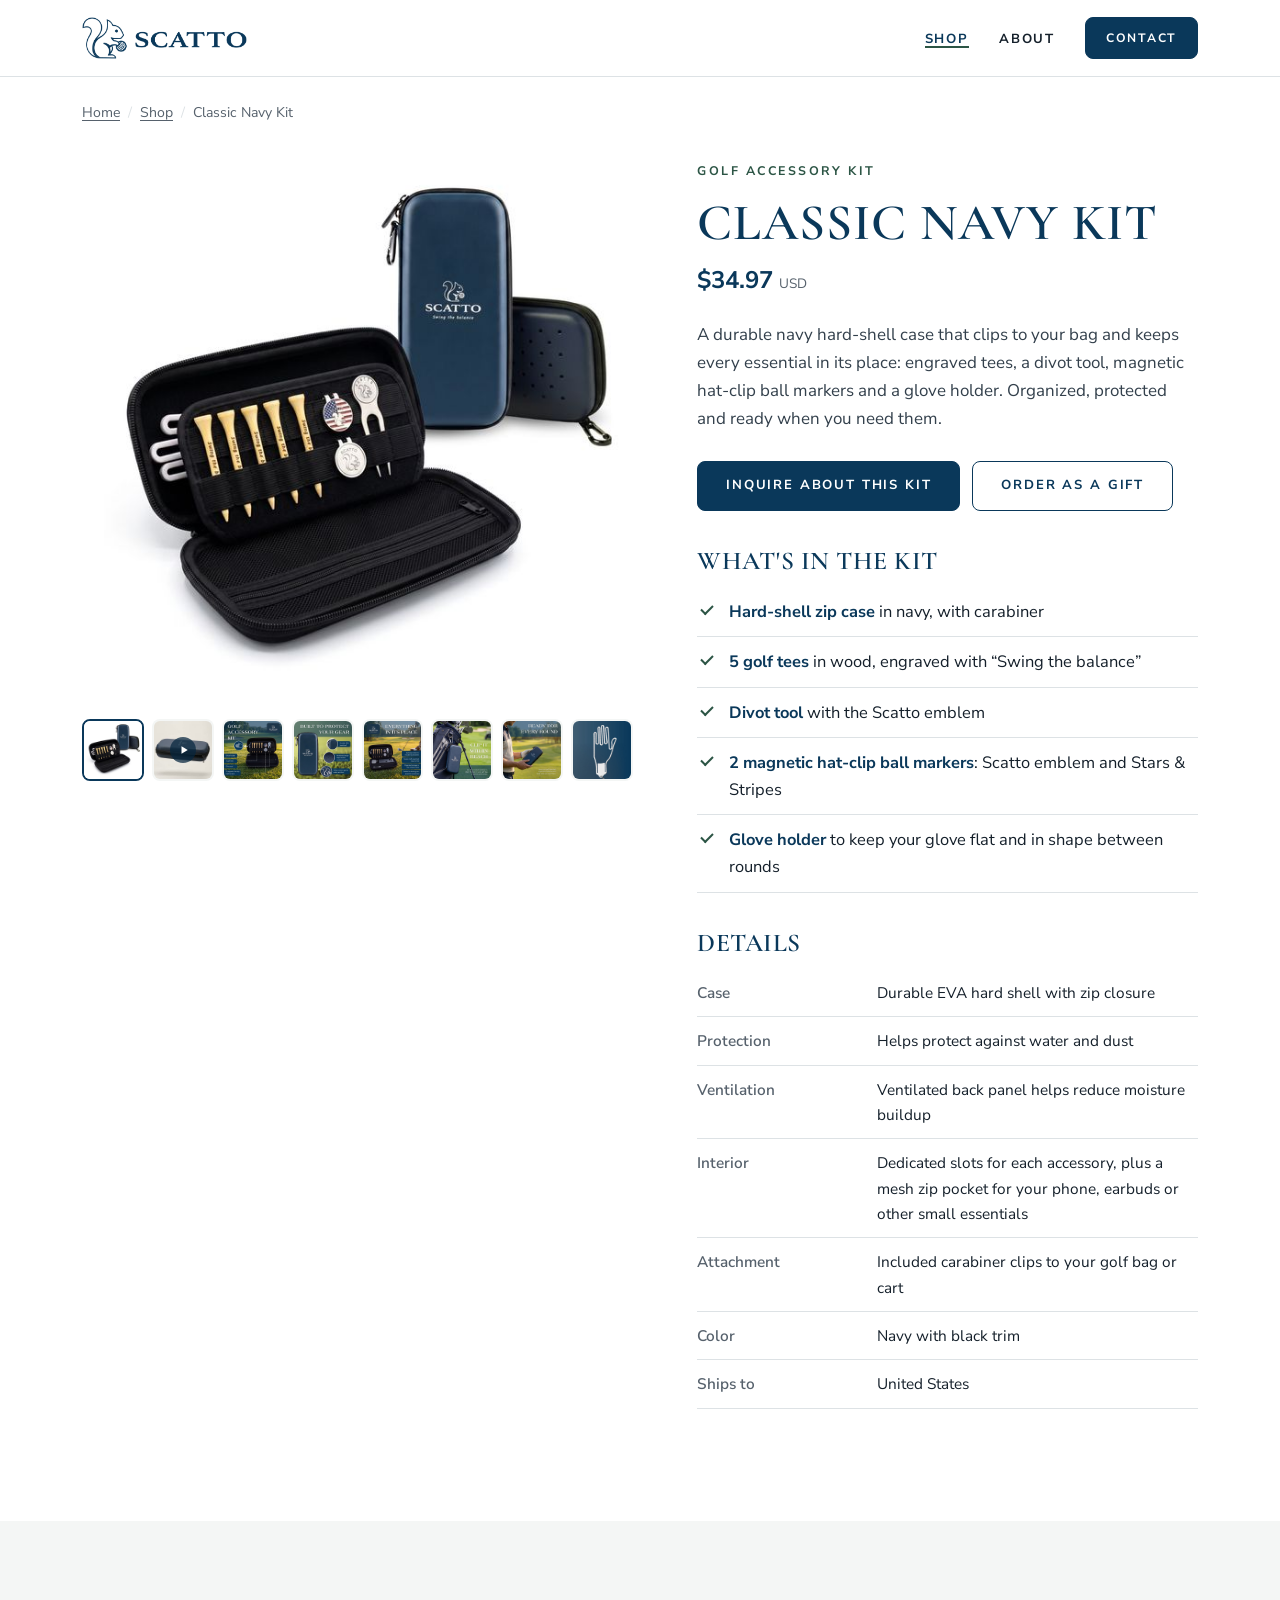
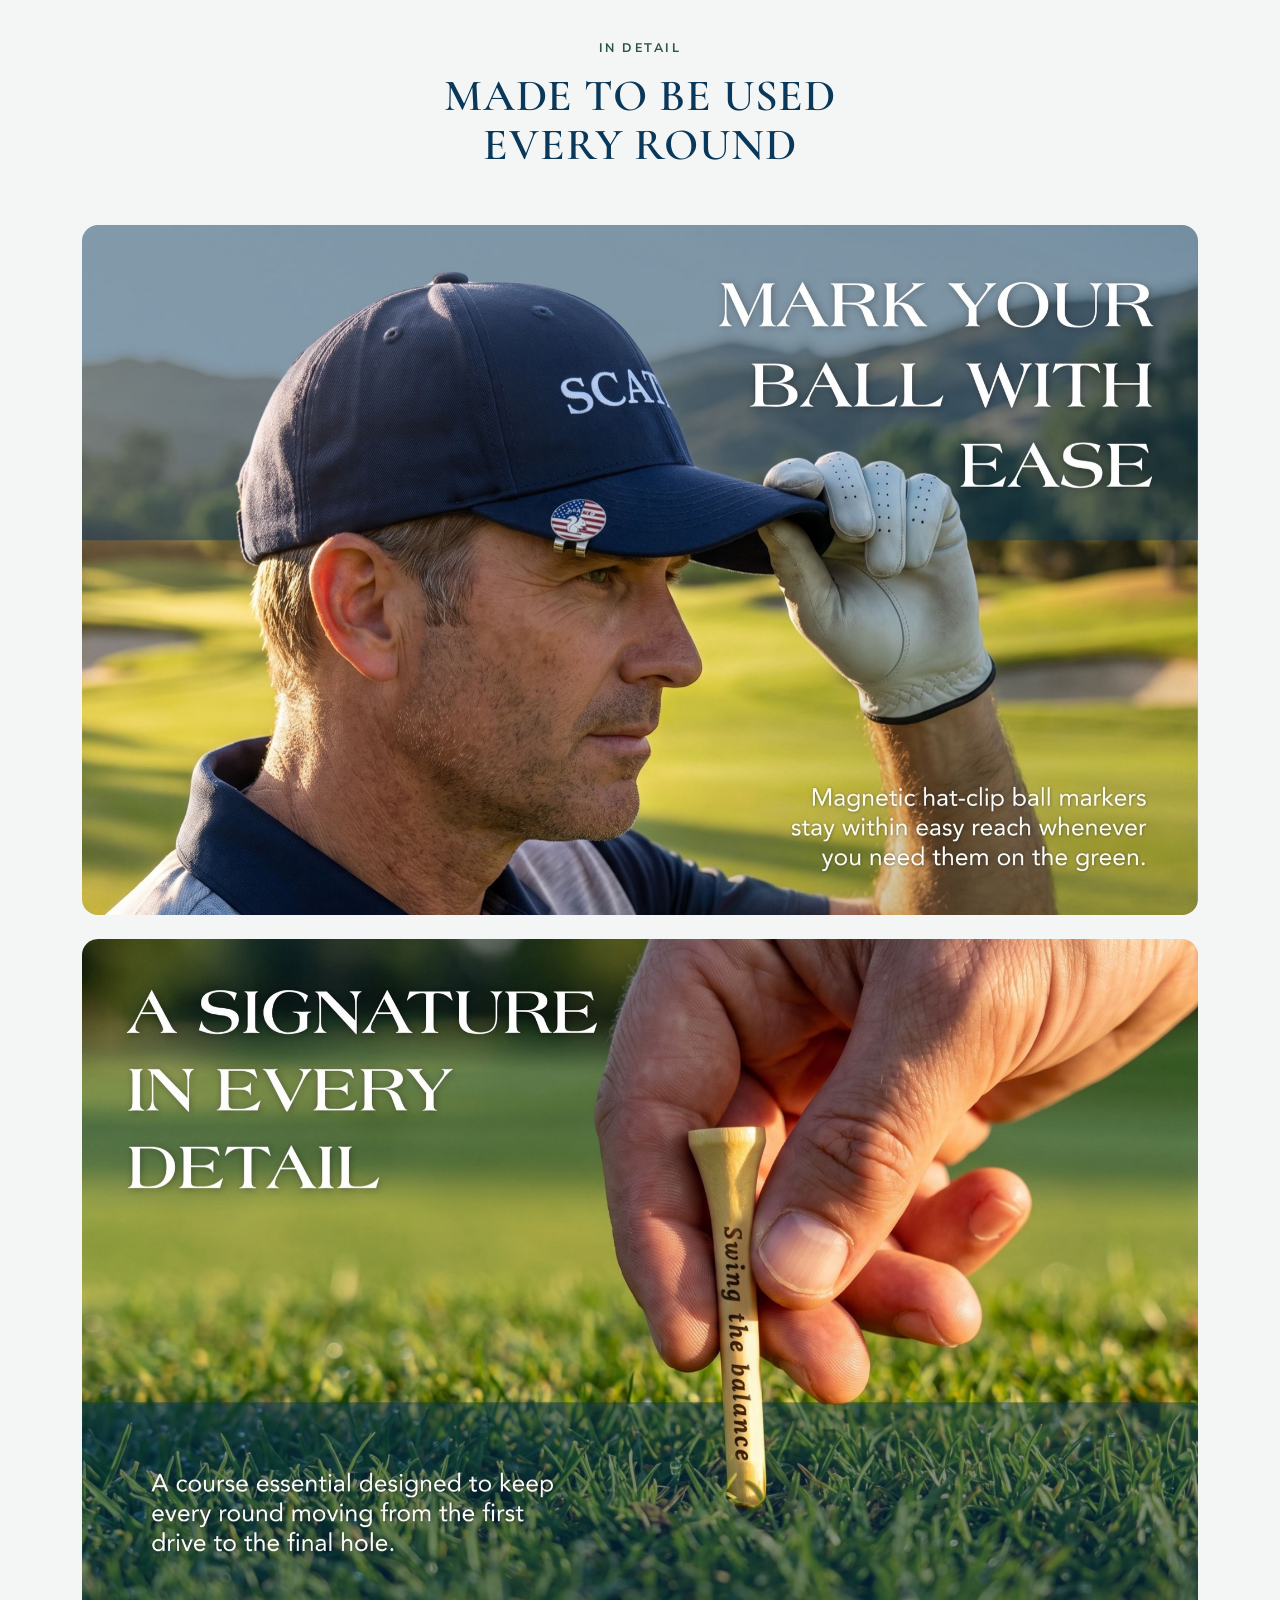
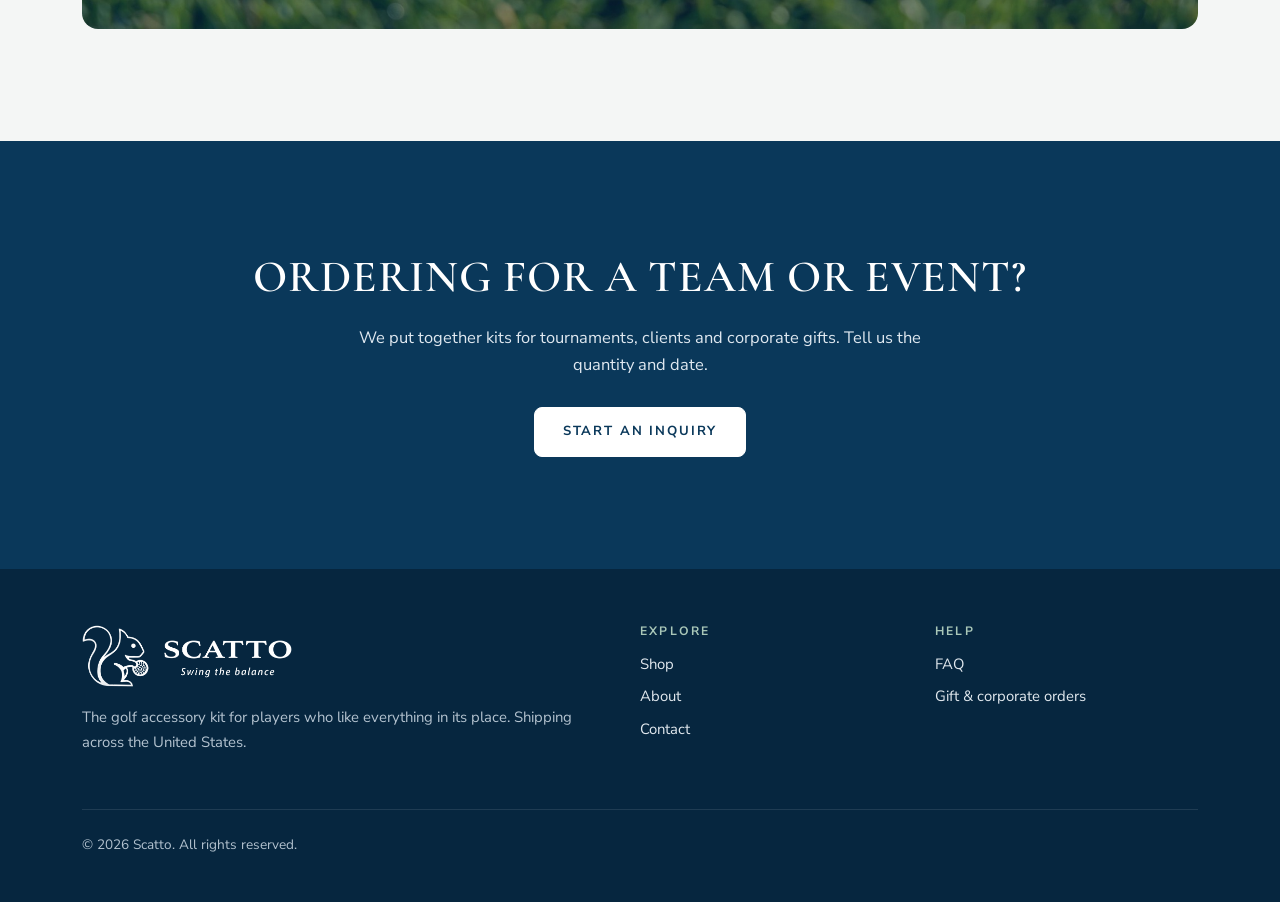
<file: products/classic-navy-kit.html>
<!doctype html>
<html lang="en-US">
<head>
  <meta charset="utf-8">
  <meta name="viewport" content="width=device-width, initial-scale=1">
  <meta name="robots" content="noindex, nofollow"> <!-- PREVIEW ONLY: remove at launch -->
  <title>Classic Navy Kit | Scatto</title>
  <meta name="description" content="Scatto Classic Navy Kit: durable EVA hard-shell golf case with 5 engraved tees, a divot tool, 2 magnetic hat-clip ball markers, a glove holder and a carabiner.">
  <link rel="canonical" href="https://iam-arturo.github.io/scatto/products/classic-navy-kit.html">
  <meta property="og:type" content="website">
  <meta property="og:site_name" content="Scatto">
  <meta property="og:title" content="Classic Navy Kit | Scatto">
  <meta property="og:description" content="Scatto Classic Navy Kit: durable EVA hard-shell golf case with 5 engraved tees, a divot tool, 2 magnetic hat-clip ball markers, a glove holder and a carabiner.">
  <meta property="og:url" content="https://iam-arturo.github.io/scatto/products/classic-navy-kit.html">
  <meta property="og:image" content="https://iam-arturo.github.io/scatto/assets/images/products/classic-navy-kit/kit-1200.jpg">
  <meta name="twitter:card" content="summary_large_image">
  <meta name="theme-color" content="#0A385A">
  <link rel="icon" href="../assets/images/brand/favicon.png" type="image/png">
  <link rel="apple-touch-icon" href="../assets/images/brand/apple-touch-icon.png">
  <link rel="preconnect" href="https://fonts.googleapis.com">
  <link rel="preconnect" href="https://fonts.gstatic.com" crossorigin>
  <link rel="stylesheet" href="https://fonts.googleapis.com/css2?family=Cormorant+Garamond:wght@500;600&amp;family=Nunito+Sans:ital,wght@0,400;0,600;0,700;1,400&amp;display=swap">
  <link rel="stylesheet" href="../assets/css/styles.css">
  <script>document.documentElement.classList.add("js");</script>
  <script src="../assets/js/main.js" defer></script>
  <script type="application/ld+json">
{
  "@context": "https://schema.org",
  "@type": "Product",
  "name": "Classic Navy Kit",
  "image": [
    "https://iam-arturo.github.io/scatto/assets/images/products/classic-navy-kit/kit-1200.jpg",
    "https://iam-arturo.github.io/scatto/assets/images/products/classic-navy-kit/whats-inside-1200.jpg",
    "https://iam-arturo.github.io/scatto/assets/images/products/classic-navy-kit/built-to-protect-1200.jpg",
    "https://iam-arturo.github.io/scatto/assets/images/products/classic-navy-kit/everything-in-its-place-1200.jpg",
    "https://iam-arturo.github.io/scatto/assets/images/products/classic-navy-kit/clip-within-reach-1200.jpg",
    "https://iam-arturo.github.io/scatto/assets/images/products/classic-navy-kit/ready-for-every-round-1200.jpg",
    "https://iam-arturo.github.io/scatto/assets/images/products/classic-navy-kit/glove-holder-1200.jpg"
  ],
  "description": "Scatto Classic Navy Kit: durable EVA hard-shell golf case with 5 engraved tees, a divot tool, 2 magnetic hat-clip ball markers, a glove holder and a carabiner.",
  "brand": {
    "@type": "Brand",
    "name": "Scatto"
  },
  "offers": {
    "@type": "Offer",
    "url": "https://iam-arturo.github.io/scatto/products/classic-navy-kit.html",
    "priceCurrency": "USD",
    "price": "34.97",
    "availability": "https://schema.org/InStock"
  }
}
  </script>
</head>
<body>
  <a class="skip-link" href="#main">Skip to content</a>

  <!-- Site header (repeated on every page: keep in sync) -->
  <header class="site-header">
    <div class="container header-inner">
      <a class="brand" href="../index.html"><img src="../assets/images/brand/logo.png" alt="Scatto home" width="567" height="144"></a>
      <button class="nav-toggle" type="button" aria-expanded="false" aria-controls="site-nav">
        <span class="sr-only">Menu</span><span class="nav-toggle-bar"></span>
      </button>
      <nav id="site-nav" class="site-nav" aria-label="Main">
        <ul>
          <li><a href="../shop.html" aria-current="page">Shop</a></li>
          <li><a href="../about.html">About</a></li>
        </ul>
        <a class="btn btn-small" href="../contact.html">Contact</a>
      </nav>
    </div>
  </header>

  <main id="main">
    <div class="container">
      <nav class="breadcrumb" aria-label="Breadcrumb">
        <ol>
          <li><a href="../index.html">Home</a></li>
          <li><a href="../shop.html">Shop</a></li>
          <li aria-current="page">Classic Navy Kit</li>
        </ol>
      </nav>

      <div class="product">
        <div class="gallery">
          <div class="gallery-main">
            <img src="../assets/images/products/classic-navy-kit/kit-1200.jpg" srcset="../assets/images/products/classic-navy-kit/kit-600.jpg 600w, ../assets/images/products/classic-navy-kit/kit-1200.jpg 1200w" sizes="(min-width: 1180px) 600px, (min-width: 960px) 52vw, 100vw" width="1200" height="1200" alt="The Scatto kit: the navy hard-shell case closed, and open with five engraved wood tees, two ball markers, a divot tool and a glove holder" fetchpriority="high">
            <video src="../assets/video/classic-navy-kit/opening.mp4" poster="../assets/video/classic-navy-kit/opening-start.jpg" width="960" height="960" muted playsinline preload="none" aria-label="The navy Scatto case unzips and opens to show 5 engraved golf tees, 2 magnetic hat-clip ball markers, a divot tool and a glove holder, each in its own slot"></video>
            <button class="video-toggle" type="button" hidden></button>
          </div>
          <ul class="gallery-thumbs" aria-label="More photos and video">
            <li><button type="button" data-src="../assets/images/products/classic-navy-kit/kit-1200.jpg" aria-current="true"><img src="../assets/images/products/classic-navy-kit/kit-600.jpg" alt="The Scatto kit: the navy hard-shell case closed, and open with five engraved wood tees, two ball markers, a divot tool and a glove holder" width="600" height="600" loading="lazy"></button></li>
            <li><button type="button" class="thumb-video" data-video aria-current="false"><img src="../assets/video/classic-navy-kit/opening-thumb.jpg" alt="Video: the case unzips and opens to show what's inside" width="300" height="300" loading="lazy"></button></li>
            <li><button type="button" data-src="../assets/images/products/classic-navy-kit/whats-inside-1200.jpg" aria-current="false"><img src="../assets/images/products/classic-navy-kit/whats-inside-600.jpg" alt="Golf accessory kit: glove holder, 5 golf tees, divot tool and 2 magnetic hat-clip ball markers, each in its own slot in the open case" width="600" height="600" loading="lazy"></button></li>
            <li><button type="button" data-src="../assets/images/products/classic-navy-kit/built-to-protect-1200.jpg" aria-current="false"><img src="../assets/images/products/classic-navy-kit/built-to-protect-600.jpg" alt="Built to protect your gear: durable EVA hard shell, ventilated design helps reduce moisture buildup, helps protect against water and dust" width="600" height="600" loading="lazy"></button></li>
            <li><button type="button" data-src="../assets/images/products/classic-navy-kit/everything-in-its-place-1200.jpg" aria-current="false"><img src="../assets/images/products/classic-navy-kit/everything-in-its-place-600.jpg" alt="Everything in its place: dedicated slots for included accessories, with a phone and earbuds in the mesh pocket" width="600" height="600" loading="lazy"></button></li>
            <li><button type="button" data-src="../assets/images/products/classic-navy-kit/clip-within-reach-1200.jpg" aria-current="false"><img src="../assets/images/products/classic-navy-kit/clip-within-reach-600.jpg" alt="Clip it within reach: the case hangs from a golf bag on the included carabiner" width="600" height="600" loading="lazy"></button></li>
            <li><button type="button" data-src="../assets/images/products/classic-navy-kit/ready-for-every-round-1200.jpg" aria-current="false"><img src="../assets/images/products/classic-navy-kit/ready-for-every-round-600.jpg" alt="Ready for every round: a golfer holds the navy Scatto case on the course" width="600" height="600" loading="lazy"></button></li>
            <li><button type="button" data-src="../assets/images/products/classic-navy-kit/glove-holder-1200.jpg" aria-current="false"><img src="../assets/images/products/classic-navy-kit/glove-holder-600.jpg" alt="White hand-shaped glove holder with a ring clip" width="600" height="600" loading="lazy"></button></li>
          </ul>
        </div>

        <div class="product-info">
          <span class="eyebrow">Golf accessory kit</span>
          <h1>Classic Navy Kit</h1>
          <p class="product-price">$34.97 <small>USD</small></p>
          <p class="lead">A durable navy hard-shell case that clips to your bag and keeps every essential in its place: engraved tees, a divot tool, magnetic hat-clip ball markers and a glove holder. Organized, protected and ready when you need them.</p>
          <div class="btn-row">
            <a class="btn" href="../contact.html">Inquire about this kit</a>
            <a class="btn btn--ghost" href="../contact.html">Order as a gift</a>
          </div>

          <h2>What's in the kit</h2>
          <ul class="checklist">
            <li><strong>Hard-shell zip case</strong> in navy, with carabiner</li>
            <li><strong>5 golf tees</strong> in wood, engraved with &ldquo;Swing the balance&rdquo;</li>
            <li><strong>Divot tool</strong> with the Scatto emblem</li>
            <li><strong>2 magnetic hat-clip ball markers</strong>: Scatto emblem and Stars &amp; Stripes</li>
            <li><strong>Glove holder</strong> to keep your glove flat and in shape between rounds</li>
          </ul>

          <h2>Details</h2>
          <!-- TODO(specs): add dimensions and weight once confirmed by the client -->
          <table class="specs">
            <tbody>
              <tr><th scope="row">Case</th><td>Durable EVA hard shell with zip closure</td></tr>
              <tr><th scope="row">Protection</th><td>Helps protect against water and dust</td></tr>
              <tr><th scope="row">Ventilation</th><td>Ventilated back panel helps reduce moisture buildup</td></tr>
              <tr><th scope="row">Interior</th><td>Dedicated slots for each accessory, plus a mesh zip pocket for your phone, earbuds or other small essentials</td></tr>
              <tr><th scope="row">Attachment</th><td>Included carabiner clips to your golf bag or cart</td></tr>
              <tr><th scope="row">Color</th><td>Navy with black trim</td></tr>
              <tr><th scope="row">Ships to</th><td>United States</td></tr>
            </tbody>
          </table>
        </div>
      </div>
    </div>

    <section class="section section--paper" aria-labelledby="details-title">
      <div class="container">
        <div class="section-head">
          <span class="eyebrow">In detail</span>
          <h2 id="details-title">Made to be used every round</h2>
        </div>
        <div class="wide-stack">
          <img src="../assets/images/products/classic-navy-kit/ball-marker-2000.jpg" srcset="../assets/images/products/classic-navy-kit/ball-marker-1000.jpg 1000w, ../assets/images/products/classic-navy-kit/ball-marker-2000.jpg 2000w" sizes="(min-width: 1180px) 1116px, 100vw" width="2000" height="1237" loading="lazy" alt="Mark your ball with ease. Magnetic hat-clip ball markers stay within easy reach whenever you need them on the green. A golfer wears a Stars and Stripes Scatto ball marker on a navy cap.">
          <img src="../assets/images/products/classic-navy-kit/engraved-tee-2000.jpg" srcset="../assets/images/products/classic-navy-kit/engraved-tee-1000.jpg 1000w, ../assets/images/products/classic-navy-kit/engraved-tee-2000.jpg 2000w" sizes="(min-width: 1180px) 1116px, 100vw" width="2000" height="1237" loading="lazy" alt="A signature in every detail. A course essential designed to keep every round moving from the first drive to the final hole. A wood tee engraved with Swing the balance is pushed into the grass.">
        </div>
      </div>
    </section>

    <section class="section section--navy cta-band" aria-labelledby="cta-title">
      <div class="container">
        <h2 id="cta-title">Ordering for a team or event?</h2>
        <p>We put together kits for tournaments, clients and corporate gifts. Tell us the quantity and date.</p>
        <div class="btn-row"><a class="btn btn--white" href="../contact.html">Start an inquiry</a></div>
      </div>
    </section>
  </main>

  <!-- Site footer (repeated on every page: keep in sync) -->
  <footer class="site-footer">
    <div class="container">
      <div class="footer-grid">
        <div>
          <img src="../assets/images/brand/logo-full-white.png" alt="Scatto, Swing the balance" width="807" height="240" loading="lazy">
          <p>The golf accessory kit for players who like everything in its place. Shipping across the United States.</p>
        </div>
        <div>
          <h2>Explore</h2>
          <ul>
            <li><a href="../shop.html">Shop</a></li>
            <li><a href="../about.html">About</a></li>
            <li><a href="../contact.html">Contact</a></li>
          </ul>
        </div>
        <div>
          <h2>Help</h2>
          <ul>
            <li><a href="../contact.html#faq">FAQ</a></li>
            <li><a href="../contact.html">Gift &amp; corporate orders</a></li>
          </ul>
        </div>
      </div>
      <p class="footer-bottom">&copy; 2026 Scatto. All rights reserved.</p>
    </div>
  </footer>
</body>
</html>
</file>
<file: assets/css/styles.css>
/* ==========================================================================
   Scatto — site styles
   1. Tokens  2. Base  3. Layout  4. Header/Nav  5. Buttons  6. Sections
   7. Cards  8. Product  9. Contact  10. FAQ  11. Footer  12. Utilities  13. Motion
   ========================================================================== */

/* 1. Tokens --------------------------------------------------------------- */
:root {
  --navy: #0a385a;       /* brand navy, sampled from the client's banner */
  --navy-deep: #06263f;
  --navy-soft: #dfe8f0;
  --green: #2c5545;      /* course green from the client's photo panels */
  --green-soft: #e9efeb;
  --paper: #f4f6f5;
  --white: #ffffff;
  --ink: #15202b;
  --muted: #56616c;
  --line: #dde2e5;
  --success: #2c5545;
  --error: #a33a2c;

  --font-serif: "Cormorant Garamond", Georgia, "Times New Roman", serif;
  --font-sans: "Nunito Sans", "Avenir Next", Avenir, system-ui, -apple-system, "Segoe UI", sans-serif;

  --radius: 8px;
  --radius-lg: 16px;
  --shadow: 0 12px 32px rgba(6, 38, 63, 0.1);
  --container: 1180px;
  --gutter: clamp(16px, 4vw, 32px);
  --section-y: clamp(56px, 9vw, 112px);
  --header-h: 76px;
}

/* 2. Base ------------------------------------------------------------------ */
*, *::before, *::after { box-sizing: border-box; }

html { scroll-behavior: smooth; -webkit-text-size-adjust: 100%; }

body {
  margin: 0;
  font-family: var(--font-sans);
  font-size: 1.03rem;
  line-height: 1.65;
  color: var(--ink);
  background: var(--white);
  -webkit-font-smoothing: antialiased;
}

img { display: block; max-width: 100%; height: auto; }

/* Headlines follow the client's artwork: high-contrast serif capitals */
h1, h2, h3 {
  font-family: var(--font-serif);
  font-weight: 600;
  line-height: 1.08;
  color: var(--navy);
  margin: 0 0 0.5em;
  text-wrap: balance;
}
h1, h2 { text-transform: uppercase; letter-spacing: 0.02em; }
h1 { font-size: clamp(2.3rem, 5.4vw, 3.9rem); }
h2 { font-size: clamp(1.9rem, 3.8vw, 2.8rem); }
h3 { font-size: 1.5rem; }

p { margin: 0 0 1em; }

a { color: var(--navy); text-underline-offset: 3px; }
a:hover { color: var(--green); }

:focus-visible { outline: 2px solid var(--green); outline-offset: 3px; }

/* 3. Layout ---------------------------------------------------------------- */
.container {
  width: 100%;
  max-width: var(--container);
  margin-inline: auto;
  padding-inline: var(--gutter);
}

.section { padding-block: var(--section-y); }
.section--paper { background: var(--paper); }
.section--navy { background: var(--navy); color: var(--navy-soft); }
.section--navy h2, .section--navy h3 { color: var(--white); }

.section-head { max-width: 660px; margin: 0 auto clamp(32px, 5vw, 56px); text-align: center; }
.section-head p { color: var(--muted); }

.eyebrow {
  display: inline-block;
  margin-bottom: 14px;
  font-size: 0.78rem;
  font-weight: 700;
  letter-spacing: 0.2em;
  text-transform: uppercase;
  color: var(--green);
}
.section--navy .eyebrow { color: #a9c7b8; }


.split {
  display: grid;
  gap: clamp(32px, 6vw, 72px);
  align-items: center;
}
@media (min-width: 900px) {
  .split { grid-template-columns: 1fr 1fr; }
  .split--reverse > :first-child { order: 2; }
}

.rounded-img { border-radius: var(--radius-lg); }

/* Video with a corner play/pause/replay button (main.js). The background matches the video's backdrop. */
.video-card { position: relative; overflow: hidden; background: #e4e0da; }
.video-card video { display: block; width: 100%; height: auto; aspect-ratio: 1; }
.video-toggle {
  position: absolute;
  right: 12px;
  bottom: 12px;
  display: grid;
  place-items: center;
  width: 40px;
  height: 40px;
  padding: 0;
  border: 0;
  border-radius: 50%;
  background: rgba(6, 38, 63, 0.72);
  color: var(--white);
  cursor: pointer;
  transition: background 0.2s ease;
}
.video-toggle:hover { background: var(--navy-deep); }
.video-toggle[hidden] { display: none; }
.video-toggle::before {
  content: "";
  width: 16px;
  height: 16px;
  background: currentColor;
  -webkit-mask: var(--icon) center / contain no-repeat;
  mask: var(--icon) center / contain no-repeat;
}
.video-toggle[data-state="playing"] { --icon: url("data:image/svg+xml,%3Csvg xmlns='http://www.w3.org/2000/svg' viewBox='0 0 16 16'%3E%3Cpath d='M3.5 2h3v12h-3zM9.5 2h3v12h-3z'/%3E%3C/svg%3E"); }
.video-toggle[data-state="paused"] { --icon: url("data:image/svg+xml,%3Csvg xmlns='http://www.w3.org/2000/svg' viewBox='0 0 16 16'%3E%3Cpath d='M4 2v12l10-6z'/%3E%3C/svg%3E"); }
.video-toggle[data-state="ended"] { --icon: url("data:image/svg+xml,%3Csvg xmlns='http://www.w3.org/2000/svg' viewBox='0 0 16 16' fill='none' stroke='black' stroke-width='2' stroke-linecap='round' stroke-linejoin='round'%3E%3Cpath d='M3 8a5 5 0 1 0 1.5-3.5'/%3E%3Cpath d='M4.5 1.5v3h3'/%3E%3C/svg%3E"); }

/* 4. Header / Nav ------------------------------------------------------------ */
.skip-link {
  position: absolute;
  left: 16px;
  top: -100px;
  z-index: 100;
  padding: 10px 16px;
  background: var(--navy);
  color: var(--white);
  border-radius: var(--radius);
}
.skip-link:focus { top: 12px; color: var(--white); }

.site-header {
  position: sticky;
  top: 0;
  z-index: 50;
  background: rgba(255, 255, 255, 0.95);
  backdrop-filter: saturate(160%) blur(10px);
  border-bottom: 1px solid var(--line);
}

.header-inner {
  display: flex;
  align-items: center;
  justify-content: space-between;
  gap: 24px;
  min-height: var(--header-h);
}

.brand img { width: auto; height: 42px; }

.site-nav { display: flex; align-items: center; gap: 30px; }
.site-nav ul { display: flex; gap: 30px; margin: 0; padding: 0; list-style: none; }
.site-nav a:not(.btn) {
  font-size: 0.82rem;
  font-weight: 700;
  letter-spacing: 0.14em;
  text-transform: uppercase;
  text-decoration: none;
  color: var(--ink);
}
.site-nav a:not(.btn):hover,
.site-nav a:not(.btn)[aria-current="page"] { color: var(--navy); box-shadow: inset 0 -2px 0 var(--green); }

.nav-toggle {
  display: none;
  position: relative;
  width: 44px;
  height: 44px;
  padding: 0;
  border: 0;
  background: transparent;
  cursor: pointer;
}
.nav-toggle-bar,
.nav-toggle-bar::before,
.nav-toggle-bar::after {
  position: absolute;
  left: 11px;
  width: 22px;
  height: 2px;
  background: var(--navy);
  transition: transform 0.2s ease, opacity 0.2s ease;
  content: "";
}
.nav-toggle-bar { top: 21px; }
.nav-toggle-bar::before { left: 0; top: -7px; }
.nav-toggle-bar::after { left: 0; top: 7px; }
.nav-toggle[aria-expanded="true"] .nav-toggle-bar { background: transparent; }
.nav-toggle[aria-expanded="true"] .nav-toggle-bar::before { transform: translateY(7px) rotate(45deg); }
.nav-toggle[aria-expanded="true"] .nav-toggle-bar::after { transform: translateY(-7px) rotate(-45deg); }

/* Mobile nav: only collapses when JS is available (html.js), so it always works without JS. */
@media (max-width: 767px) {
  :root { --header-h: 64px; }
  .brand img { height: 36px; }
  .header-inner { flex-wrap: wrap; }
  .site-nav { flex-basis: 100%; flex-direction: column; align-items: stretch; gap: 8px; padding-bottom: 16px; }
  .site-nav ul { flex-direction: column; gap: 0; }
  .site-nav a:not(.btn) { display: block; padding: 12px 0; border-bottom: 1px solid var(--line); }
  .site-nav a[aria-current="page"] { box-shadow: none; }
  .site-nav .btn { margin-top: 8px; }

  .js .nav-toggle { display: block; }
  .js .site-nav { display: none; }
  .js .site-nav.is-open { display: flex; }
}

/* 5. Buttons ------------------------------------------------------------------- */
.btn {
  display: inline-flex;
  align-items: center;
  justify-content: center;
  gap: 8px;
  min-height: 50px;
  padding: 12px 28px;
  border: 1.5px solid var(--navy);
  border-radius: var(--radius);
  background: var(--navy);
  color: var(--white);
  font: 700 0.82rem/1 var(--font-sans);
  letter-spacing: 0.14em;
  text-transform: uppercase;
  text-decoration: none;
  cursor: pointer;
  transition: background 0.2s ease, color 0.2s ease, border-color 0.2s ease;
}
.btn:hover { background: var(--navy-deep); border-color: var(--navy-deep); color: var(--white); }
.btn--ghost { background: transparent; color: var(--navy); }
.btn--ghost:hover { background: var(--navy); color: var(--white); }
.btn--white { background: var(--white); border-color: var(--white); color: var(--navy); }
.btn--white:hover { background: var(--navy-soft); border-color: var(--navy-soft); color: var(--navy-deep); }
.btn--light { background: transparent; border-color: var(--white); color: var(--white); }
.btn--light:hover { background: var(--white); border-color: var(--white); color: var(--navy-deep); }
.btn-small { min-height: 42px; padding: 8px 20px; font-size: 0.76rem; }

.btn-row { display: flex; flex-wrap: wrap; gap: 12px; }

/* 6. Sections ---------------------------------------------------------------- */

/* Full-width brand banner (logo artwork is part of the photo) */
.banner { background: var(--navy); }
.banner img { width: 100%; }
/* On phones, crop to the logo half so it stays readable */
@media (max-width: 699px) {
  .banner img { aspect-ratio: 2.25; object-fit: cover; object-position: 0 50%; }
}

.intro { padding-block: clamp(40px, 7vw, 88px) var(--section-y); }
.intro .lead { color: #33404c; font-size: 1.12rem; }
.intro .price { margin: 0 0 24px; font-size: 1.4rem; }
.intro-points { display: flex; flex-wrap: wrap; gap: 8px 22px; margin: 26px 0 0; padding: 0; list-style: none; font-size: 0.9rem; color: var(--muted); }
.intro-points li { display: flex; align-items: center; gap: 8px; }
.intro-points li::before { content: ""; width: 6px; height: 6px; border-radius: 50%; background: var(--green); }

.page-hero { background: var(--paper); padding-block: clamp(48px, 7vw, 88px); text-align: center; }
.page-hero p { max-width: 600px; margin-inline: auto; color: var(--muted); font-size: 1.08rem; }

/* Square marketing tiles supplied by the client (text is part of the artwork) */
.tile-grid { display: grid; gap: clamp(14px, 2vw, 24px); }
@media (min-width: 700px) { .tile-grid { grid-template-columns: 1fr 1fr; } }
.tile-grid img { width: 100%; border-radius: var(--radius-lg); }

.wide-stack { display: grid; gap: clamp(14px, 2vw, 24px); }
.wide-stack img { width: 100%; border-radius: var(--radius-lg); }

.photo-band img { width: 100%; }

.values { display: grid; gap: 24px; grid-template-columns: repeat(auto-fit, minmax(240px, 1fr)); }
.value { padding: 28px; border: 1px solid var(--line); border-radius: var(--radius-lg); background: var(--white); }
.value p { color: var(--muted); margin: 0; }
.value-num { font-family: var(--font-serif); font-size: 2rem; color: var(--green); line-height: 1; margin-bottom: 12px; }

.cta-band { text-align: center; }
.cta-band p { max-width: 580px; margin: 0 auto 28px; }
.cta-band .btn-row { justify-content: center; }

.prose { max-width: 680px; }
.prose p { color: #33404c; font-size: 1.06rem; }

/* 7. Cards ------------------------------------------------------------------ */
.card-grid {
  display: grid;
  grid-template-columns: repeat(auto-fill, minmax(min(100%, 320px), 1fr));
  gap: 28px;
}

.card {
  position: relative;
  display: flex;
  flex-direction: column;
  overflow: hidden;
  border: 1px solid var(--line);
  border-radius: var(--radius-lg);
  background: var(--white);
  transition: box-shadow 0.25s ease, transform 0.25s ease;
}
.card:hover { box-shadow: var(--shadow); transform: translateY(-2px); }
.card-media img { width: 100%; aspect-ratio: 1; object-fit: cover; }
.card-body { display: flex; flex: 1; flex-direction: column; gap: 6px; padding: 24px; }
.card-body h3 { margin: 0; }
.card-body h3 a { text-decoration: none; }
.card-body h3 a::after { content: ""; position: absolute; inset: 0; } /* whole card clickable */
.card-body p { color: var(--muted); font-size: 0.95rem; margin: 0; }
.card-foot { display: flex; align-items: center; justify-content: space-between; margin-top: auto; padding-top: 16px; }
.price { font-weight: 700; color: var(--navy); }
.card-link { font-weight: 700; font-size: 0.78rem; letter-spacing: 0.14em; text-transform: uppercase; color: var(--green); }

.card--custom { background: var(--navy); border-color: var(--navy); color: var(--navy-soft); justify-content: center; }
.card--custom .card-body { justify-content: center; padding: 40px 32px; }
.card--custom h3, .card--custom h3 a { color: var(--white); }
.card--custom p { color: var(--navy-soft); }
.card--custom .eyebrow, .card--custom .card-link { color: #a9c7b8; }

/* 8. Product ---------------------------------------------------------------- */
.breadcrumb { font-size: 0.88rem; color: var(--muted); padding-top: 24px; }
.breadcrumb ol { display: flex; flex-wrap: wrap; gap: 8px; margin: 0; padding: 0; list-style: none; }
.breadcrumb li + li::before { content: "/"; margin-right: 8px; color: var(--line); }
.breadcrumb a { color: var(--muted); }

.product { display: grid; gap: clamp(32px, 5vw, 64px); padding-block: 32px var(--section-y); }
@media (min-width: 960px) { .product { grid-template-columns: 1.1fr 1fr; align-items: start; } }

.gallery-main {
  position: relative;
  aspect-ratio: 1;
  border-radius: var(--radius-lg);
  background: var(--paper);
  overflow: hidden;
}
.gallery-main img { width: 100%; height: 100%; object-fit: cover; }
/* The video thumbnail adds .is-video, which swaps the photo for the video */
.gallery-main video { display: block; width: 100%; height: 100%; object-fit: cover; }
.gallery-main.is-video { background: #e4e0da; }
.gallery-main.is-video img,
.gallery-main:not(.is-video) video,
.gallery-main:not(.is-video) .video-toggle { display: none; }
.gallery-thumbs {
  display: grid;
  grid-template-columns: repeat(auto-fill, minmax(62px, 1fr));
  gap: 8px;
  margin: 12px 0 0;
  padding: 0;
  list-style: none;
}
.gallery-thumbs button {
  display: block;
  width: 100%;
  padding: 0;
  border: 2px solid transparent;
  border-radius: var(--radius);
  background: var(--paper);
  overflow: hidden;
  cursor: pointer;
}
.gallery-thumbs button[aria-current="true"] { border-color: var(--navy); }
/* Wider screens keep every thumbnail on one row, shrinking them to fit */
@media (min-width: 600px) {
  .gallery-thumbs { grid-template-columns: none; grid-auto-flow: column; grid-auto-columns: minmax(0, 88px); }
}
.gallery-thumbs img { width: 100%; aspect-ratio: 1; object-fit: cover; }
.gallery-thumbs .thumb-video { position: relative; }
.thumb-video::after {
  content: "";
  position: absolute;
  inset: 0;
  width: 26px;
  height: 26px;
  margin: auto;
  border-radius: 50%;
  background: rgba(6, 38, 63, 0.72) url("data:image/svg+xml,%3Csvg xmlns='http://www.w3.org/2000/svg' viewBox='0 0 16 16'%3E%3Cpath fill='white' d='M4 2v12l10-6z'/%3E%3C/svg%3E") 58% 50% / 10px no-repeat;
}

@media (min-width: 960px) { .gallery { position: sticky; top: calc(var(--header-h) + 24px); } }
.product-info h1 { font-size: clamp(2.2rem, 4vw, 3.2rem); margin-bottom: 0.2em; }
.product-price { font-size: 1.5rem; font-weight: 700; color: var(--navy); margin-bottom: 20px; }
.product-price small { font-size: 0.85rem; font-weight: 400; color: var(--muted); }
.product-info .lead { color: #33404c; font-size: 1.06rem; }
.product-info .btn-row { margin: 28px 0; }
.product-info h2 { font-size: 1.6rem; margin-top: 36px; }

.checklist { margin: 0 0 8px; padding: 0; list-style: none; }
.checklist li { position: relative; padding: 11px 0 11px 32px; border-bottom: 1px solid var(--line); }
.checklist li::before {
  content: "";
  position: absolute;
  left: 4px;
  top: 18px;
  width: 12px;
  height: 7px;
  border-left: 2px solid var(--green);
  border-bottom: 2px solid var(--green);
  transform: rotate(-45deg);
}
.checklist strong { color: var(--navy); font-weight: 700; }

.specs { width: 100%; border-collapse: collapse; font-size: 0.96rem; }
.specs th, .specs td { padding: 11px 0; border-bottom: 1px solid var(--line); text-align: left; vertical-align: top; }
.specs th { width: 36%; padding-right: 16px; font-weight: 600; color: var(--muted); }

/* 9. Contact -------------------------------------------------------------------- */
.contact-layout { display: grid; gap: clamp(40px, 6vw, 72px); }
@media (min-width: 960px) { .contact-layout { grid-template-columns: 1.2fr 1fr; align-items: start; } }

.contact-email h2 { font-size: 1.6rem; }
.contact-email p { max-width: 52ch; color: var(--muted); }
.contact-email p a { font-weight: 700; overflow-wrap: anywhere; }

.contact-aside { padding: 32px; border-radius: var(--radius-lg); background: var(--paper); }
.contact-aside h2 { font-size: 1.6rem; }
.contact-aside ul { margin: 0; padding-left: 18px; color: var(--muted); }
.contact-aside li { margin-bottom: 8px; }

/* 10. FAQ ------------------------------------------------------------------ */
.faq { max-width: 780px; margin-inline: auto; }
.faq details { border-bottom: 1px solid var(--line); }
.faq summary {
  position: relative;
  padding: 20px 40px 20px 0;
  font-family: var(--font-serif);
  font-size: 1.35rem;
  font-weight: 600;
  color: var(--navy);
  list-style: none;
  cursor: pointer;
}
.faq summary::-webkit-details-marker { display: none; }
.faq summary::after {
  content: "+";
  position: absolute;
  right: 4px;
  top: 50%;
  transform: translateY(-50%);
  font-family: var(--font-sans);
  font-weight: 300;
  font-size: 1.6rem;
  color: var(--green);
}
.faq details[open] summary::after { content: "–"; }
.faq details p { color: var(--muted); padding-right: 40px; }

/* 11. Footer ---------------------------------------------------------------- */
.site-footer { background: var(--navy-deep); color: #b3c2cf; padding-block: 56px 32px; font-size: 0.93rem; }
.footer-grid { display: grid; gap: 32px; }
@media (min-width: 768px) { .footer-grid { grid-template-columns: 2fr 1fr 1fr; } }
.site-footer img { width: 210px; height: auto; margin-bottom: 18px; }
.site-footer h2 { font-family: var(--font-sans); font-size: 0.76rem; font-weight: 700; letter-spacing: 0.18em; color: #a9c7b8; margin-bottom: 14px; }
.site-footer ul { margin: 0; padding: 0; list-style: none; }
.site-footer li { margin-bottom: 8px; }
.site-footer a { color: #e1e8ee; text-decoration: none; }
.site-footer a:hover { color: var(--white); text-decoration: underline; }
.footer-bottom { margin-top: 40px; padding-top: 24px; border-top: 1px solid rgba(255, 255, 255, 0.1); font-size: 0.85rem; }

/* 12. Utilities -------------------------------------------------------------- */
.sr-only {
  position: absolute;
  width: 1px;
  height: 1px;
  padding: 0;
  margin: -1px;
  overflow: hidden;
  clip: rect(0, 0, 0, 0);
  white-space: nowrap;
  border: 0;
}
.center { text-align: center; }
.mt-lg { margin-top: clamp(32px, 5vw, 56px); }

/* 13. Motion ----------------------------------------------------------------- */
/* The client's photos carry their own text, so nothing here crops or pans them. */

/* Scroll reveal: main.js adds .reveal and a --reveal-delay, then .is-visible once in view */
.tile-grid img, .wide-stack img, .rounded-img, .photo-band img {
  transition:
    opacity 0.9s ease var(--reveal-delay, 0s),
    translate 0.9s cubic-bezier(0.2, 0.7, 0.2, 1) var(--reveal-delay, 0s),
    scale 0.4s ease,
    box-shadow 0.4s ease;
}
.reveal:not(.is-visible) { opacity: 0; translate: 0 28px; }
@media print { .reveal { opacity: 1; translate: none; } }

/* Hover: marketing tiles lift slightly */
@media (hover: hover) {
  .tile-grid img:hover, .wide-stack img:hover, .rounded-img:hover { scale: 1.02; box-shadow: var(--shadow); }
}

/* The kit photo floats gently (its white background hides the movement at the edges) */
.float { animation: float 7s ease-in-out infinite; }
@keyframes float { 50% { translate: 0 -10px; } }

/* Product gallery: magnify on hover; main.js moves the zoom point with the cursor */
@media (hover: hover) {
  .gallery-main { cursor: zoom-in; }
  .gallery-main.is-video { cursor: auto; }
  .gallery-main img { transition: scale 0.3s ease; }
  .gallery-main:hover img { scale: 1.6; }
}

/* Shop cards: photo zooms in on hover */
.card-media { overflow: hidden; }
.card-media img { transition: scale 0.5s ease; }
.card:hover .card-media img { scale: 1.04; }

@media (prefers-reduced-motion: reduce) {
  html { scroll-behavior: auto; }
  *, *::before, *::after { transition: none !important; animation: none !important; }
}
</file>
